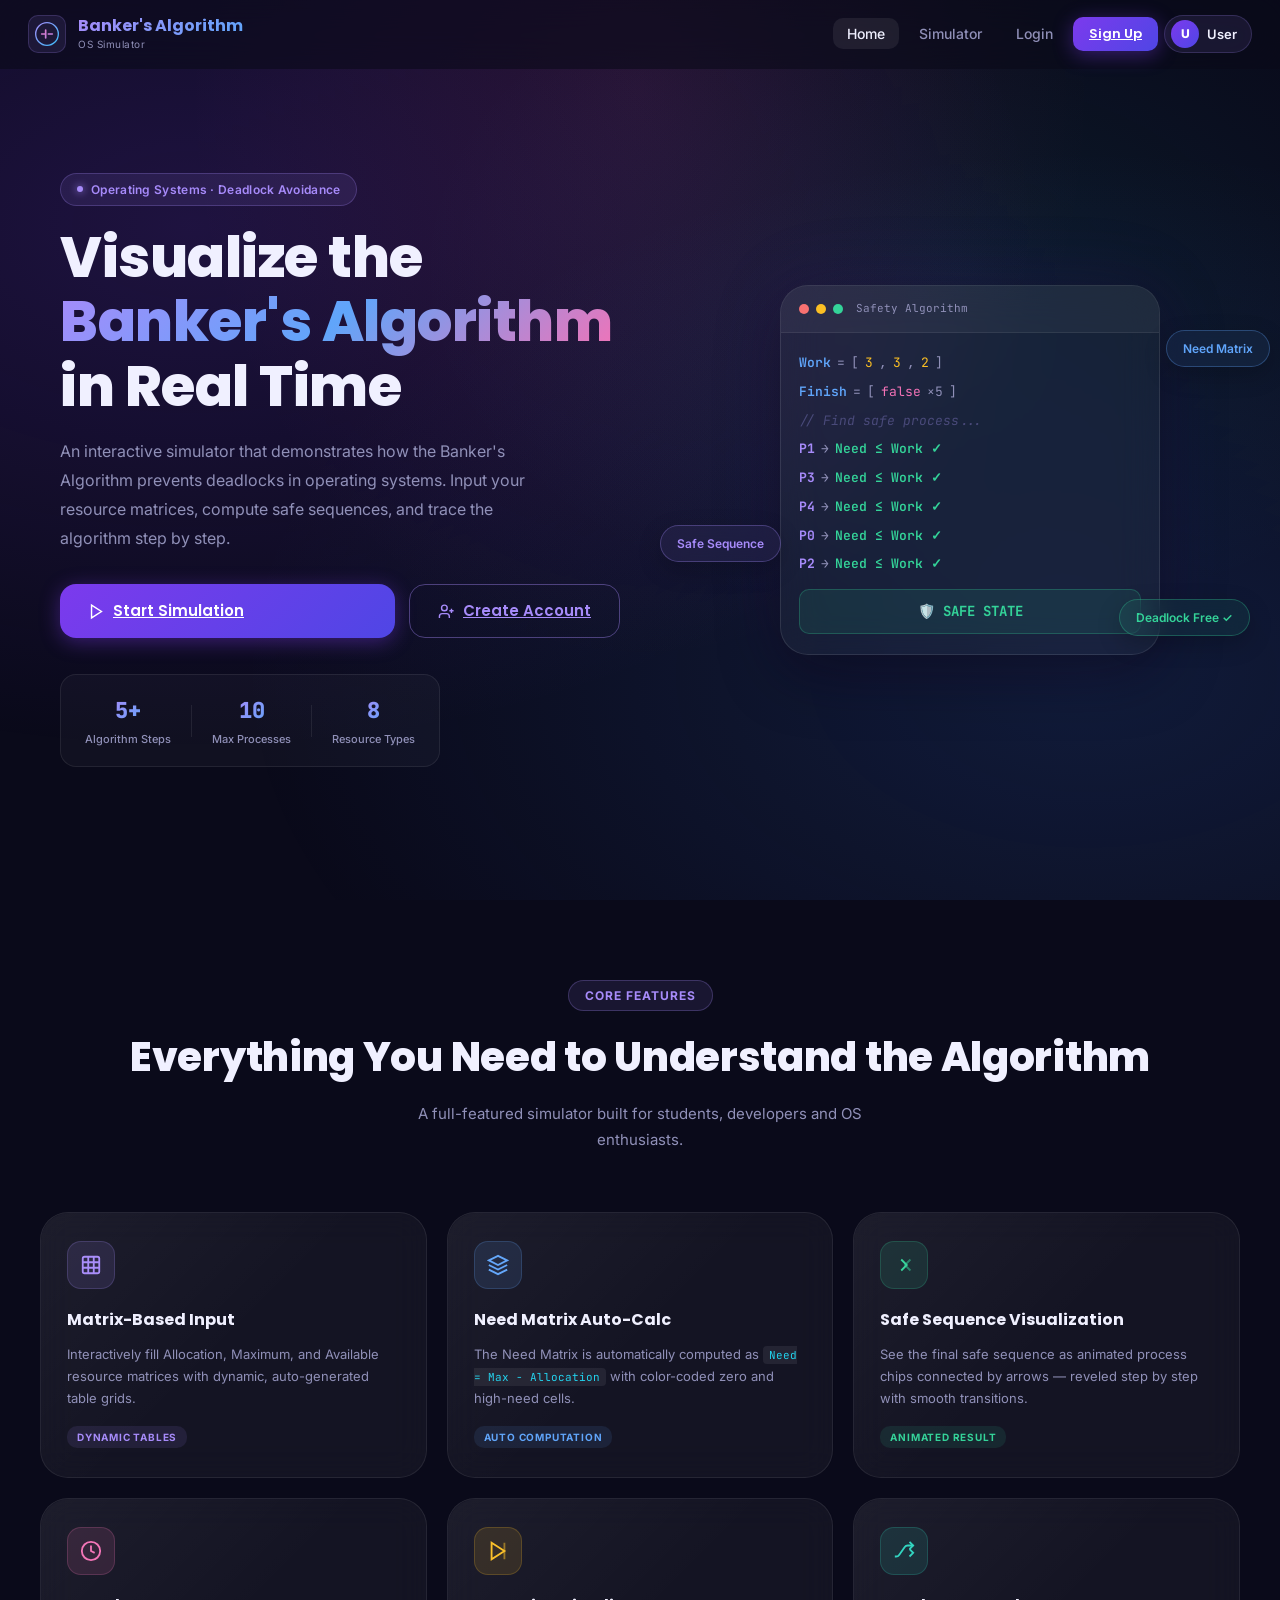
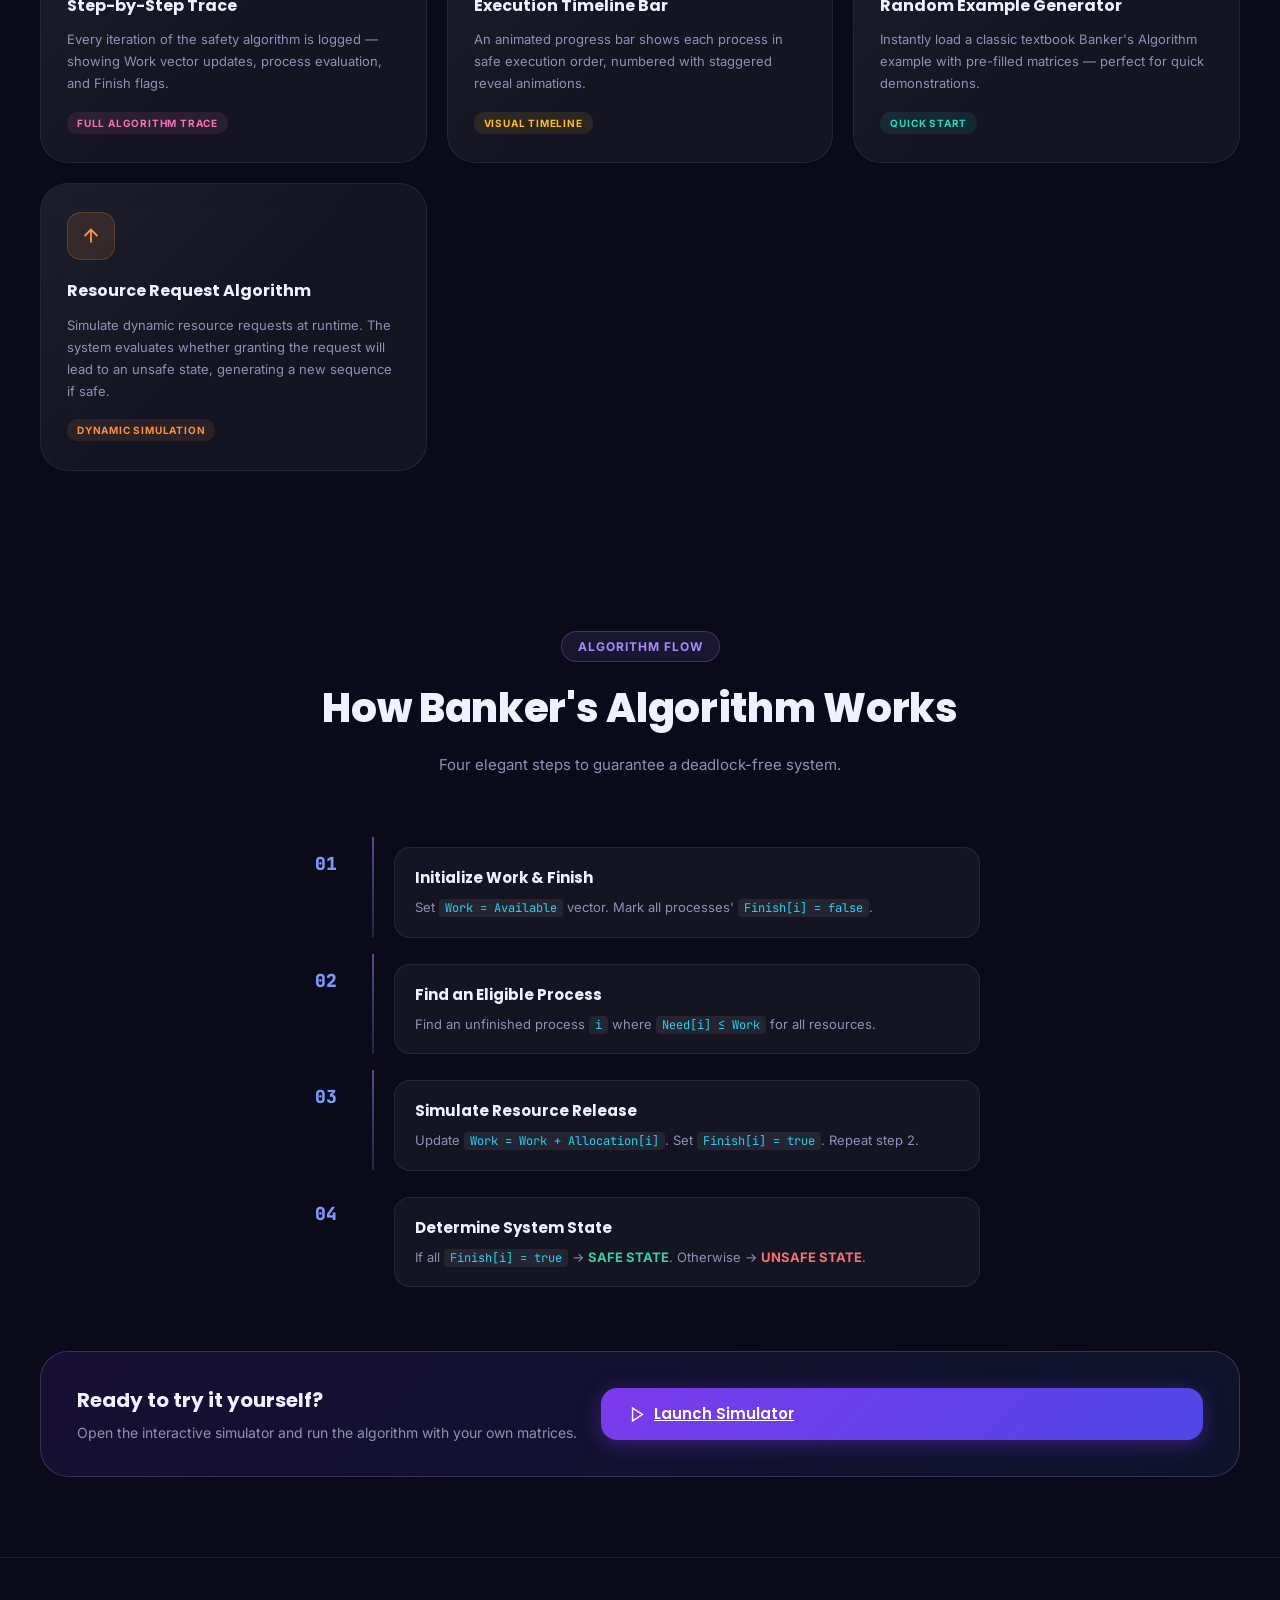
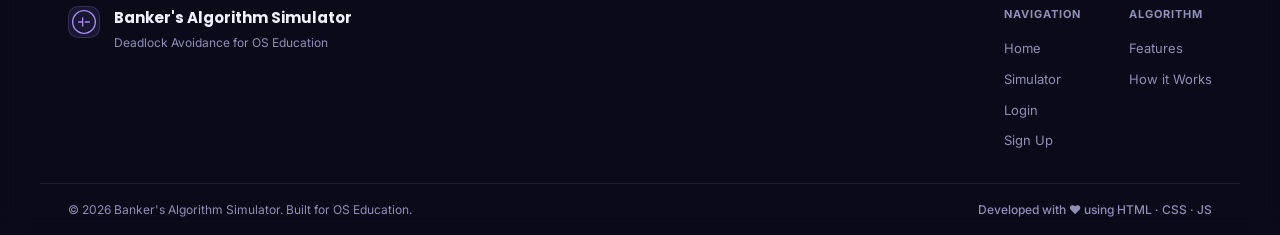
<file: index.html>
<!DOCTYPE html>
<html lang="en">

<head>
    <meta charset="UTF-8" />
    <meta name="viewport" content="width=device-width, initial-scale=1.0" />
    <title>Banker's Algorithm Simulator | Deadlock Avoidance for OS</title>
    <meta name="description"
        content="An interactive Banker's Algorithm simulator for OS deadlock avoidance. Visualize safe sequences, need matrices, and step-by-step execution." />
    <link rel="preconnect" href="https://fonts.googleapis.com" />
    <link rel="preconnect" href="https://fonts.gstatic.com" crossorigin />
    <link
        href="https://fonts.googleapis.com/css2?family=Inter:wght@300;400;500;600;700;800&family=Poppins:wght@300;400;500;600;700;800;900&family=JetBrains+Mono:wght@400;500;600;700&display=swap"
        rel="stylesheet" />
    <link rel="stylesheet" href="style.css" />
    <link rel="stylesheet" href="pages.css" />
</head>

<body>

    <!-- Animated BG -->
    <div class="bg-particles" id="bgParticles"></div>

    <!-- ── NAVBAR ─────────────────────────── -->
    <nav class="navbar" id="navbar">
        <div class="nav-inner">
            <a href="index.html" class="nav-logo">
                <div class="logo-icon">
                    <svg viewBox="0 0 36 36" fill="none">
                        <circle cx="18" cy="18" r="17" stroke="url(#lg1)" stroke-width="2" />
                        <path d="M10 18h6m10 0h-6m-4-6v6m0 6v-6" stroke="url(#lg2)" stroke-width="2.5"
                            stroke-linecap="round" />
                        <defs>
                            <linearGradient id="lg1" x1="0" y1="0" x2="36" y2="36" gradientUnits="userSpaceOnUse">
                                <stop stop-color="#a78bfa" />
                                <stop offset="1" stop-color="#38bdf8" />
                            </linearGradient>
                            <linearGradient id="lg2" x1="0" y1="0" x2="36" y2="36" gradientUnits="userSpaceOnUse">
                                <stop stop-color="#f472b6" />
                                <stop offset="1" stop-color="#a78bfa" />
                            </linearGradient>
                        </defs>
                    </svg>
                </div>
                <div class="logo-text">
                    <span class="logo-title">Banker's Algorithm</span>
                    <span class="logo-sub">OS Simulator</span>
                </div>
            </a>

            <ul class="nav-links" id="navLinks">
                <li><a href="index.html" class="nav-link active">Home</a></li>
                <li><a href="simulator.html" class="nav-link">Simulator</a></li>
                <li id="navLoginBtn"><a href="login.html" class="nav-link">Login</a></li>
                <li id="navSignupBtn"><a href="signup.html" class="btn btn-primary btn-sm">Sign Up</a></li>
                <!-- shown when logged in -->
                <li id="navUser" style="display:none;" class="nav-user-chip">
                    <span class="nav-user-avatar" id="navAvatarLetter">U</span>
                    <span class="nav-user-name">User</span>
                </li>
                <li id="navLogoutBtn" style="display:none;">
                    <button class="btn btn-ghost btn-sm" onclick="logoutUser()">Logout</button>
                </li>
            </ul>

            <button class="hamburger" id="hamburger" aria-label="Menu">
                <span></span><span></span><span></span>
            </button>
        </div>
    </nav>

    <!-- ── HERO ───────────────────────────── -->
    <section class="hero-section" id="home">
        <div class="hero-content">
            <div class="hero-badge">
                <span class="badge-dot"></span>
                Operating Systems · Deadlock Avoidance
            </div>
            <h1 class="hero-title">
                Visualize the
                <span class="gradient-text">Banker's Algorithm</span>
                in Real Time
            </h1>
            <p class="hero-desc">
                An interactive simulator that demonstrates how the Banker's Algorithm prevents deadlocks in operating
                systems. Input your resource matrices, compute safe sequences, and trace the algorithm step by step.
            </p>
            <div class="hero-actions">
                <a href="simulator.html" class="btn btn-primary btn-lg" id="startSimBtn">
                    <svg viewBox="0 0 24 24" fill="none" stroke="currentColor" stroke-width="2">
                        <polygon points="5 3 19 12 5 21 5 3" />
                    </svg>
                    Start Simulation
                </a>
                <a href="signup.html" class="btn btn-outline btn-lg" id="heroSignupBtn">
                    <svg viewBox="0 0 24 24" fill="none" stroke="currentColor" stroke-width="2">
                        <path d="M16 21v-2a4 4 0 0 0-4-4H6a4 4 0 0 0-4 4v2" />
                        <circle cx="9" cy="7" r="4" />
                        <path d="M19 8v6M22 11h-6" />
                    </svg>
                    Create Account
                </a>
            </div>
            <div class="hero-stats">
                <div class="stat-item">
                    <span class="stat-num">5+</span>
                    <span class="stat-label">Algorithm Steps</span>
                </div>
                <div class="stat-divider"></div>
                <div class="stat-item">
                    <span class="stat-num">10</span>
                    <span class="stat-label">Max Processes</span>
                </div>
                <div class="stat-divider"></div>
                <div class="stat-item">
                    <span class="stat-num">8</span>
                    <span class="stat-label">Resource Types</span>
                </div>
            </div>
        </div>

        <!-- Hero visual -->
        <div class="hero-visual">
            <div class="visual-card main-card">
                <div class="vc-header">
                    <span class="vc-dot red"></span>
                    <span class="vc-dot yellow"></span>
                    <span class="vc-dot green"></span>
                    <span class="vc-title">Safety Algorithm</span>
                </div>
                <div class="vc-body">
                    <div class="vc-line"><span class="vc-kw">Work</span> <span class="vc-op">=</span> <span
                            class="vc-bracket">[</span><span class="vc-num">3</span><span class="vc-punc">, </span><span
                            class="vc-num">3</span><span class="vc-punc">, </span><span class="vc-num">2</span><span
                            class="vc-bracket">]</span></div>
                    <div class="vc-line"><span class="vc-kw">Finish</span> <span class="vc-op">=</span> <span
                            class="vc-bracket">[</span><span class="vc-bool">false</span> <span
                            class="vc-punc">×5</span><span class="vc-bracket">]</span></div>
                    <div class="vc-line vc-comment">// Find safe process...</div>
                    <div class="vc-line typed-line"><span class="vc-proc">P1</span> <span class="vc-op">→</span> <span
                            class="vc-green">Need ≤ Work ✓</span></div>
                    <div class="vc-line typed-line delay1"><span class="vc-proc">P3</span> <span class="vc-op">→</span>
                        <span class="vc-green">Need ≤ Work ✓</span>
                    </div>
                    <div class="vc-line typed-line delay2"><span class="vc-proc">P4</span> <span class="vc-op">→</span>
                        <span class="vc-green">Need ≤ Work ✓</span>
                    </div>
                    <div class="vc-line typed-line delay3"><span class="vc-proc">P0</span> <span class="vc-op">→</span>
                        <span class="vc-green">Need ≤ Work ✓</span>
                    </div>
                    <div class="vc-line typed-line delay4"><span class="vc-proc">P2</span> <span class="vc-op">→</span>
                        <span class="vc-green">Need ≤ Work ✓</span>
                    </div>
                    <div class="vc-result">🛡️ SAFE STATE</div>
                </div>
            </div>

            <!-- Floating chips -->
            <div class="float-chip chip1">Need Matrix</div>
            <div class="float-chip chip2">Safe Sequence</div>
            <div class="float-chip chip3">Deadlock Free ✓</div>
        </div>
    </section>

    <!-- ── FEATURES ───────────────────────── -->
    <section class="features-section" id="features">
        <div class="section-container">
            <div class="section-header">
                <div class="section-tag">Core Features</div>
                <h2 class="section-title">Everything You Need to Understand the Algorithm</h2>
                <p class="section-subtitle">A full-featured simulator built for students, developers and OS enthusiasts.
                </p>
            </div>

            <div class="features-grid">

                <div class="feature-card fc-purple">
                    <div class="fc-icon">
                        <svg viewBox="0 0 24 24" fill="none" stroke="currentColor" stroke-width="2">
                            <rect x="3" y="3" width="18" height="18" rx="2" />
                            <path d="M3 9h18M3 15h18M9 3v18M15 3v18" />
                        </svg>
                    </div>
                    <h3>Matrix-Based Input</h3>
                    <p>Interactively fill Allocation, Maximum, and Available resource matrices with dynamic,
                        auto-generated table grids.</p>
                    <div class="fc-tag">Dynamic Tables</div>
                </div>

                <div class="feature-card fc-blue">
                    <div class="fc-icon">
                        <svg viewBox="0 0 24 24" fill="none" stroke="currentColor" stroke-width="2">
                            <path d="M12 2L2 7l10 5 10-5-10-5zM2 17l10 5 10-5M2 12l10 5 10-5" />
                        </svg>
                    </div>
                    <h3>Need Matrix Auto-Calc</h3>
                    <p>The Need Matrix is automatically computed as <code>Need = Max − Allocation</code> with
                        color-coded zero and high-need cells.</p>
                    <div class="fc-tag">Auto Computation</div>
                </div>

                <div class="feature-card fc-green">
                    <div class="fc-icon">
                        <svg viewBox="0 0 24 24" fill="none" stroke="currentColor" stroke-width="2">
                            <path d="M9 18l6-6-6-6" />
                            <path d="M19 18l-6-6 6-6" opacity=".5" />
                        </svg>
                    </div>
                    <h3>Safe Sequence Visualization</h3>
                    <p>See the final safe sequence as animated process chips connected by arrows — reveled step by step
                        with smooth transitions.</p>
                    <div class="fc-tag">Animated Result</div>
                </div>

                <div class="feature-card fc-pink">
                    <div class="fc-icon">
                        <svg viewBox="0 0 24 24" fill="none" stroke="currentColor" stroke-width="2">
                            <circle cx="12" cy="12" r="10" />
                            <polyline points="12 6 12 12 16 14" />
                        </svg>
                    </div>
                    <h3>Step-by-Step Trace</h3>
                    <p>Every iteration of the safety algorithm is logged — showing Work vector updates, process
                        evaluation, and Finish flags.</p>
                    <div class="fc-tag">Full Algorithm Trace</div>
                </div>

                <div class="feature-card fc-amber">
                    <div class="fc-icon">
                        <svg viewBox="0 0 24 24" fill="none" stroke="currentColor" stroke-width="2">
                            <polygon points="5 3 19 12 5 21 5 3" />
                            <line x1="19" y1="3" x2="19" y2="21" opacity=".5" />
                        </svg>
                    </div>
                    <h3>Execution Timeline Bar</h3>
                    <p>An animated progress bar shows each process in safe execution order, numbered with staggered
                        reveal animations.</p>
                    <div class="fc-tag">Visual Timeline</div>
                </div>

                <div class="feature-card fc-teal">
                    <div class="fc-icon">
                        <svg viewBox="0 0 24 24" fill="none" stroke="currentColor" stroke-width="2">
                            <path d="M2 18h1.4c1.3 0 2.5-.6 3.3-1.7l6.1-8.6c.7-1.1 1.9-1.7 3.3-1.7H22" />
                            <path d="m18 2 4 4-4 4" />
                            <path d="m18 18 4-4-4-4" />
                        </svg>
                    </div>
                    <h3>Random Example Generator</h3>
                    <p>Instantly load a classic textbook Banker's Algorithm example with pre-filled matrices — perfect
                        for quick demonstrations.</p>
                    <div class="fc-tag">Quick Start</div>
                </div>

                <div class="feature-card fc-orange">
                    <div class="fc-icon">
                        <svg style="color: #fb923c" viewBox="0 0 24 24" fill="none" stroke="currentColor"
                            stroke-width="2">
                            <path d="M12 5v14M5 12l7-7 7 7" />
                        </svg>
                    </div>
                    <h3>Resource Request Algorithm</h3>
                    <p>Simulate dynamic resource requests at runtime. The system evaluates whether granting the request
                        will lead to an unsafe state, generating a new sequence if safe.</p>
                    <div class="fc-tag">Dynamic Simulation</div>
                </div>

            </div>
        </div>
    </section>

    <!-- ── HOW IT WORKS ───────────────────── -->
    <section class="how-section">
        <div class="section-container">
            <div class="section-header">
                <div class="section-tag">Algorithm Flow</div>
                <h2 class="section-title">How Banker's Algorithm Works</h2>
                <p class="section-subtitle">Four elegant steps to guarantee a deadlock-free system.</p>
            </div>

            <div class="steps-timeline">
                <div class="tl-step">
                    <div class="tl-num">01</div>
                    <div class="tl-connector"></div>
                    <div class="tl-card">
                        <h4>Initialize Work & Finish</h4>
                        <p>Set <code>Work = Available</code> vector. Mark all processes' <code>Finish[i] = false</code>.
                        </p>
                    </div>
                </div>
                <div class="tl-step">
                    <div class="tl-num">02</div>
                    <div class="tl-connector"></div>
                    <div class="tl-card">
                        <h4>Find an Eligible Process</h4>
                        <p>Find an unfinished process <code>i</code> where <code>Need[i] ≤ Work</code> for all
                            resources.</p>
                    </div>
                </div>
                <div class="tl-step">
                    <div class="tl-num">03</div>
                    <div class="tl-connector"></div>
                    <div class="tl-card">
                        <h4>Simulate Resource Release</h4>
                        <p>Update <code>Work = Work + Allocation[i]</code>. Set <code>Finish[i] = true</code>. Repeat
                            step 2.</p>
                    </div>
                </div>
                <div class="tl-step">
                    <div class="tl-num">04</div>
                    <div class="tl-connector last"></div>
                    <div class="tl-card">
                        <h4>Determine System State</h4>
                        <p>If all <code>Finish[i] = true</code> → <strong class="text-green">SAFE STATE</strong>.
                            Otherwise → <strong class="text-red">UNSAFE STATE</strong>.</p>
                    </div>
                </div>
            </div>

            <div class="cta-box">
                <div class="cta-text">
                    <h3>Ready to try it yourself?</h3>
                    <p>Open the interactive simulator and run the algorithm with your own matrices.</p>
                </div>
                <a href="simulator.html" class="btn btn-primary btn-lg" id="ctaSimBtn">
                    <svg viewBox="0 0 24 24" fill="none" stroke="currentColor" stroke-width="2">
                        <polygon points="5 3 19 12 5 21 5 3" />
                    </svg>
                    Launch Simulator
                </a>
            </div>
        </div>
    </section>

    <!-- ── FOOTER ─────────────────────────── -->
    <footer class="site-footer">
        <div class="footer-inner">
            <div class="footer-brand">
                <div class="logo-icon" style="width:32px;height:32px;">
                    <svg viewBox="0 0 36 36" fill="none">
                        <circle cx="18" cy="18" r="17" stroke="url(#flg)" stroke-width="2" />
                        <path d="M10 18h6m10 0h-6m-4-6v6m0 6v-6" stroke="#a78bfa" stroke-width="2"
                            stroke-linecap="round" />
                        <defs>
                            <linearGradient id="flg" x1="0" y1="0" x2="36" y2="36">
                                <stop stop-color="#a78bfa" />
                                <stop offset="1" stop-color="#38bdf8" />
                            </linearGradient>
                        </defs>
                    </svg>
                </div>
                <div>
                    <div class="footer-logo-title">Banker's Algorithm Simulator</div>
                    <div class="footer-logo-sub">Deadlock Avoidance for OS Education</div>
                </div>
            </div>

            <div class="footer-links">
                <div class="footer-col">
                    <div class="footer-col-title">Navigation</div>
                    <a href="index.html">Home</a>
                    <a href="simulator.html">Simulator</a>
                    <a href="login.html">Login</a>
                    <a href="signup.html">Sign Up</a>
                </div>
                <div class="footer-col">
                    <div class="footer-col-title">Algorithm</div>
                    <a href="#features">Features</a>
                    <a href="#home">How it Works</a>
                </div>
            </div>
        </div>

        <div class="footer-bottom">
            <span>© 2026 Banker's Algorithm Simulator. Built for OS Education.</span>
            <span class="footer-dev">Developed with ♥ using HTML · CSS · JS</span>
        </div>
    </footer>

    <!-- Toast -->
    <div class="toast-container" id="toastContainer"></div>

    <script src="auth.js"></script>
    <script>
        // Particles
        (function () {
            const container = document.getElementById('bgParticles');
            const colors = ['#a78bfa', '#60a5fa', '#f472b6', '#34d399', '#fbbf24', '#22d3ee'];
            for (let i = 0; i < 18; i++) {
                const p = document.createElement('div');
                p.className = 'particle';
                const size = Math.random() * 3.5 + 1;
                const color = colors[Math.floor(Math.random() * colors.length)];
                p.style.cssText = `width:${size}px;height:${size}px;left:${Math.random() * 100}%;background:${color};box-shadow:0 0 ${size * 3}px ${color};--dur:${Math.random() * 12 + 8}s;--delay:${Math.random() * 8}s;`;
                container.appendChild(p);
            }
        })();

        // Navbar scroll effect
        window.addEventListener('scroll', () => {
            document.getElementById('navbar').classList.toggle('scrolled', window.scrollY > 40);
        });

        // Hamburger menu
        document.getElementById('hamburger').addEventListener('click', () => {
            document.getElementById('navLinks').classList.toggle('open');
        });

        // Auth state
        document.addEventListener('DOMContentLoaded', () => {
            updateNavUser();
            const user = getCurrentUser();
            // Adjust hero buttons based on login state
            if (user) {
                const signup = document.getElementById('heroSignupBtn');
                if (signup) { signup.href = 'simulator.html'; signup.innerHTML = '<svg viewBox="0 0 24 24" fill="none" stroke="currentColor" stroke-width="2"><polygon points="5 3 19 12 5 21 5 3"/></svg> Open Simulator'; }
            }
            // Avatar initial
            if (user) {
                const av = document.getElementById('navAvatarLetter');
                if (av) av.textContent = user.name.charAt(0).toUpperCase();
            }
        });
    </script>
</body>

</html>
</file>
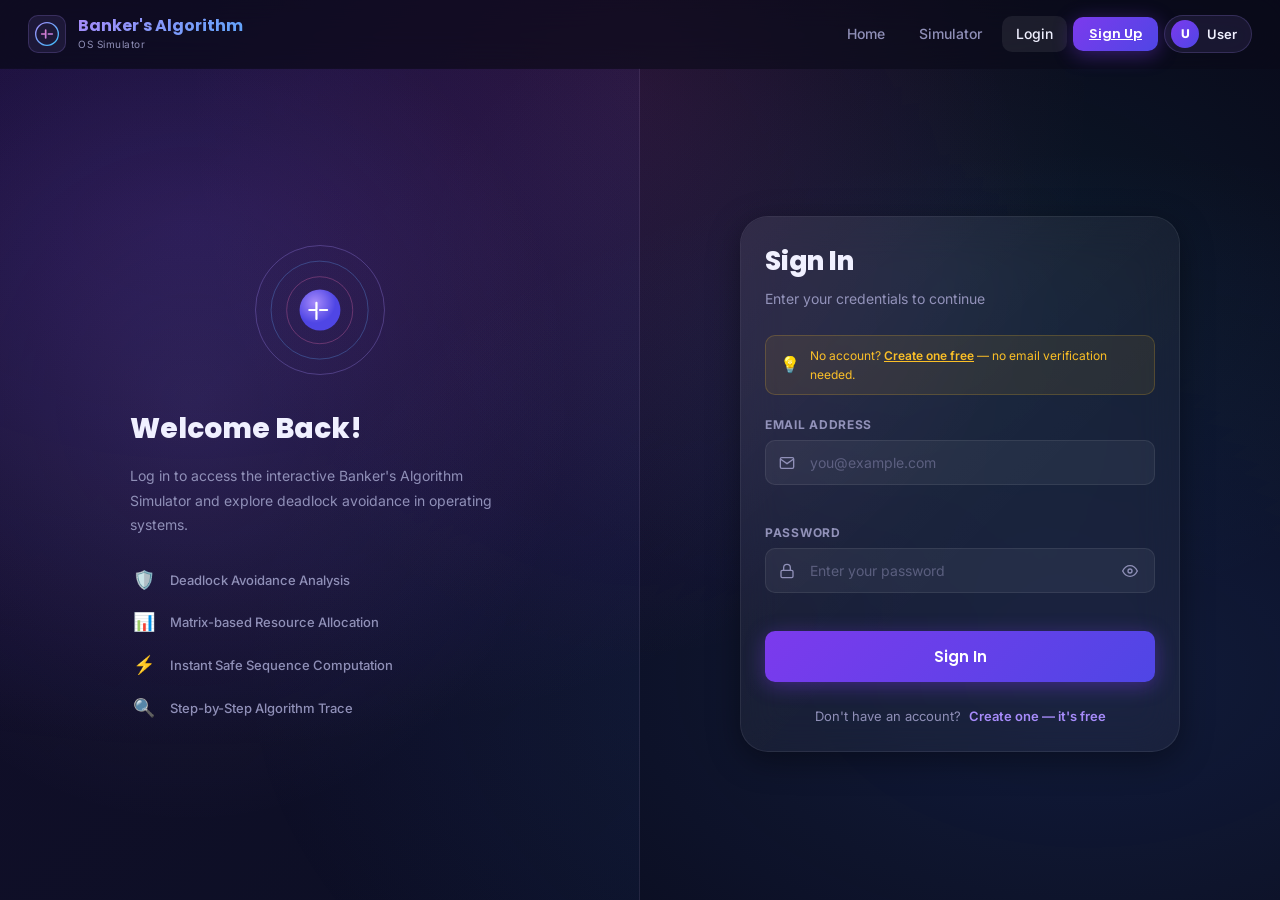
<file: login.html>
<!DOCTYPE html>
<html lang="en">

<head>
    <meta charset="UTF-8" />
    <meta name="viewport" content="width=device-width, initial-scale=1.0" />
    <title>Login | Banker's Algorithm Simulator</title>
    <meta name="description"
        content="Login to the Banker's Algorithm Simulator to access the interactive deadlock avoidance tool." />
    <link rel="preconnect" href="https://fonts.googleapis.com" />
    <link rel="preconnect" href="https://fonts.gstatic.com" crossorigin />
    <link
        href="https://fonts.googleapis.com/css2?family=Inter:wght@300;400;500;600;700;800&family=Poppins:wght@300;400;500;600;700;800&family=JetBrains+Mono:wght@400;500;600&display=swap"
        rel="stylesheet" />
    <link rel="stylesheet" href="style.css" />
    <link rel="stylesheet" href="pages.css" />
</head>

<body>

    <div class="bg-particles" id="bgParticles"></div>

    <!-- Navbar -->
    <nav class="navbar" id="navbar">
        <div class="nav-inner">
            <a href="index.html" class="nav-logo">
                <div class="logo-icon">
                    <svg viewBox="0 0 36 36" fill="none">
                        <circle cx="18" cy="18" r="17" stroke="url(#lg1)" stroke-width="2" />
                        <path d="M10 18h6m10 0h-6m-4-6v6m0 6v-6" stroke="url(#lg2)" stroke-width="2.5"
                            stroke-linecap="round" />
                        <defs>
                            <linearGradient id="lg1" x1="0" y1="0" x2="36" y2="36" gradientUnits="userSpaceOnUse">
                                <stop stop-color="#a78bfa" />
                                <stop offset="1" stop-color="#38bdf8" />
                            </linearGradient>
                            <linearGradient id="lg2" x1="0" y1="0" x2="36" y2="36" gradientUnits="userSpaceOnUse">
                                <stop stop-color="#f472b6" />
                                <stop offset="1" stop-color="#a78bfa" />
                            </linearGradient>
                        </defs>
                    </svg>
                </div>
                <div class="logo-text">
                    <span class="logo-title">Banker's Algorithm</span>
                    <span class="logo-sub">OS Simulator</span>
                </div>
            </a>
            <ul class="nav-links" id="navLinks">
                <li><a href="index.html" class="nav-link">Home</a></li>
                <li><a href="simulator.html" class="nav-link">Simulator</a></li>
                <li id="navLoginBtn"><a href="login.html" class="nav-link active">Login</a></li>
                <li id="navSignupBtn"><a href="signup.html" class="btn btn-primary btn-sm">Sign Up</a></li>
                <li id="navUser" style="display:none;" class="nav-user-chip"><span class="nav-user-avatar"
                        id="navAvatarLetter">U</span><span class="nav-user-name">User</span></li>
                <li id="navLogoutBtn" style="display:none;"><button class="btn btn-ghost btn-sm"
                        onclick="logoutUser()">Logout</button></li>
            </ul>
            <button class="hamburger" id="hamburger" aria-label="Menu"><span></span><span></span><span></span></button>
        </div>
    </nav>

    <!-- Auth Page Layout -->
    <div class="auth-page">
        <!-- Left decorative panel -->
        <div class="auth-panel-left">
            <div class="auth-deco-content">
                <div class="auth-deco-orbit">
                    <div class="orbit-ring ring1"></div>
                    <div class="orbit-ring ring2"></div>
                    <div class="orbit-ring ring3"></div>
                    <div class="center-planet">
                        <svg viewBox="0 0 54 54" fill="none">
                            <circle cx="27" cy="27" r="23" fill="url(#dg)" />
                            <path d="M15 27h8m12 0h-8m-4-8v8m0 10v-8" stroke="white" stroke-width="2.5"
                                stroke-linecap="round" />
                            <defs>
                                <radialGradient id="dg" cx="38%" cy="32%">
                                    <stop stop-color="#a78bfa" />
                                    <stop offset="1" stop-color="#4f46e5" />
                                </radialGradient>
                            </defs>
                        </svg>
                    </div>
                </div>

                <h2 class="auth-deco-title">Welcome Back!</h2>
                <p class="auth-deco-desc">Log in to access the interactive Banker's Algorithm Simulator and explore
                    deadlock avoidance in operating systems.</p>

                <div class="auth-deco-features">
                    <div class="adf-item">
                        <span class="adf-icon">🛡️</span>
                        <span>Deadlock Avoidance Analysis</span>
                    </div>
                    <div class="adf-item">
                        <span class="adf-icon">📊</span>
                        <span>Matrix-based Resource Allocation</span>
                    </div>
                    <div class="adf-item">
                        <span class="adf-icon">⚡</span>
                        <span>Instant Safe Sequence Computation</span>
                    </div>
                    <div class="adf-item">
                        <span class="adf-icon">🔍</span>
                        <span>Step-by-Step Algorithm Trace</span>
                    </div>
                </div>
            </div>
        </div>

        <!-- Right form panel -->
        <div class="auth-panel-right">
            <div class="auth-card glass-card">
                <div class="auth-card-header">
                    <h1 class="auth-card-title">Sign In</h1>
                    <p class="auth-card-subtitle">Enter your credentials to continue</p>
                </div>

                <!-- Demo hint -->
                <div class="demo-hint">
                    <span class="demo-icon">💡</span>
                    <span>No account? <a href="signup.html">Create one free</a> — no email verification needed.</span>
                </div>

                <form id="loginForm" class="auth-form" novalidate>

                    <div class="form-group" id="emailGroup">
                        <label class="form-label" for="loginEmail">Email Address</label>
                        <div class="form-input-wrap">
                            <span class="form-input-icon">
                                <svg viewBox="0 0 24 24" fill="none" stroke="currentColor" stroke-width="2">
                                    <path
                                        d="M4 4h16c1.1 0 2 .9 2 2v12c0 1.1-.9 2-2 2H4c-1.1 0-2-.9-2-2V6c0-1.1.9-2 2-2z" />
                                    <polyline points="22,6 12,13 2,6" />
                                </svg>
                            </span>
                            <input type="email" id="loginEmail" class="form-input" placeholder="you@example.com"
                                autocomplete="email" required />
                        </div>
                        <span class="form-error" id="emailError"></span>
                    </div>

                    <div class="form-group" id="passwordGroup">
                        <label class="form-label" for="loginPassword">Password</label>
                        <div class="form-input-wrap">
                            <span class="form-input-icon">
                                <svg viewBox="0 0 24 24" fill="none" stroke="currentColor" stroke-width="2">
                                    <rect x="3" y="11" width="18" height="11" rx="2" ry="2" />
                                    <path d="M7 11V7a5 5 0 0 1 10 0v4" />
                                </svg>
                            </span>
                            <input type="password" id="loginPassword" class="form-input"
                                placeholder="Enter your password" autocomplete="current-password" required />
                            <button type="button" class="toggle-pass" id="toggleLoginPass" aria-label="Toggle password">
                                <svg id="eyeOnLogin" viewBox="0 0 24 24" fill="none" stroke="currentColor"
                                    stroke-width="2">
                                    <path d="M1 12s4-8 11-8 11 8 11 8-4 8-11 8-11-8-11-8z" />
                                    <circle cx="12" cy="12" r="3" />
                                </svg>
                                <svg id="eyeOffLogin" viewBox="0 0 24 24" fill="none" stroke="currentColor"
                                    stroke-width="2" style="display:none;">
                                    <path
                                        d="M17.94 17.94A10.07 10.07 0 0 1 12 20c-7 0-11-8-11-8a18.45 18.45 0 0 1 5.06-5.94M9.9 4.24A9.12 9.12 0 0 1 12 4c7 0 11 8 11 8a18.5 18.5 0 0 1-2.16 3.19m-6.72-1.07a3 3 0 1 1-4.24-4.24" />
                                    <line x1="1" y1="1" x2="23" y2="23" />
                                </svg>
                            </button>
                        </div>
                        <span class="form-error" id="passwordError"></span>
                    </div>

                    <div class="form-general-error" id="generalError" style="display:none;"></div>

                    <button type="submit" class="btn btn-primary btn-full" id="loginSubmitBtn">
                        <span class="btn-label">Sign In</span>
                        <span class="btn-spinner" id="loginSpinner" style="display:none;"></span>
                    </button>

                </form>

                <div class="auth-footer-link">
                    Don't have an account?
                    <a href="signup.html" class="auth-link">Create one — it's free</a>
                </div>
            </div>
        </div>
    </div>

    <div class="toast-container" id="toastContainer"></div>

    <script src="auth.js"></script>
    <script>
        // Particles
        (function () {
            const c = document.getElementById('bgParticles');
            const cols = ['#a78bfa', '#60a5fa', '#f472b6', '#34d399'];
            for (let i = 0; i < 14; i++) {
                const p = document.createElement('div'); p.className = 'particle';
                const s = Math.random() * 3 + 1, col = cols[Math.floor(Math.random() * cols.length)];
                p.style.cssText = `width:${s}px;height:${s}px;left:${Math.random() * 100}%;background:${col};box-shadow:0 0 ${s * 3}px ${col};--dur:${Math.random() * 12 + 8}s;--delay:${Math.random() * 8}s;`;
                c.appendChild(p);
            }
        })();

        window.addEventListener('scroll', () => { document.getElementById('navbar').classList.toggle('scrolled', window.scrollY > 40); });
        document.getElementById('hamburger').addEventListener('click', () => { document.getElementById('navLinks').classList.toggle('open'); });

        document.addEventListener('DOMContentLoaded', () => {
            redirectIfLoggedIn('simulator.html');
            updateNavUser();
        });

        // Password toggle
        document.getElementById('toggleLoginPass').addEventListener('click', function () {
            const inp = document.getElementById('loginPassword');
            const on = document.getElementById('eyeOnLogin');
            const off = document.getElementById('eyeOffLogin');
            if (inp.type === 'password') {
                inp.type = 'text';
                on.style.display = 'none';
                off.style.display = 'block';
            } else {
                inp.type = 'password';
                on.style.display = 'block';
                off.style.display = 'none';
            }
        });

        // Form submission
        document.getElementById('loginForm').addEventListener('submit', function (e) {
            e.preventDefault();
            clearErrors();

            const email = document.getElementById('loginEmail').value.trim();
            const password = document.getElementById('loginPassword').value;
            let valid = true;

            if (!email) { showFieldError('emailGroup', 'emailError', 'Email is required.'); valid = false; }
            else if (!/\S+@\S+\.\S+/.test(email)) { showFieldError('emailGroup', 'emailError', 'Enter a valid email address.'); valid = false; }
            if (!password) { showFieldError('passwordGroup', 'passwordError', 'Password is required.'); valid = false; }

            if (!valid) return;

            const submitBtn = document.getElementById('loginSubmitBtn');
            const spinner = document.getElementById('loginSpinner');
            const label = submitBtn.querySelector('.btn-label');
            submitBtn.disabled = true;
            label.style.opacity = '0';
            spinner.style.display = 'inline-block';

            setTimeout(() => {
                const result = loginUser(email, password);
                submitBtn.disabled = false;
                label.style.opacity = '1';
                spinner.style.display = 'none';

                if (result.ok) {
                    showAuthToast('success', '✅', `Welcome back, ${result.user.name}!`);
                    setTimeout(() => { window.location.href = 'simulator.html'; }, 900);
                } else {
                    const ge = document.getElementById('generalError');
                    ge.textContent = result.message;
                    ge.style.display = 'flex';
                    showAuthToast('error', '❌', result.message);
                }
            }, 700);
        });

        function showFieldError(groupId, errorId, msg) {
            document.getElementById(groupId).classList.add('has-error');
            document.getElementById(errorId).textContent = msg;
        }
        function clearErrors() {
            ['emailGroup', 'passwordGroup'].forEach(id => document.getElementById(id).classList.remove('has-error'));
            ['emailError', 'passwordError'].forEach(id => document.getElementById(id).textContent = '');
            const ge = document.getElementById('generalError');
            ge.style.display = 'none';
            ge.textContent = '';
        }
    </script>
</body>

</html>
</file>
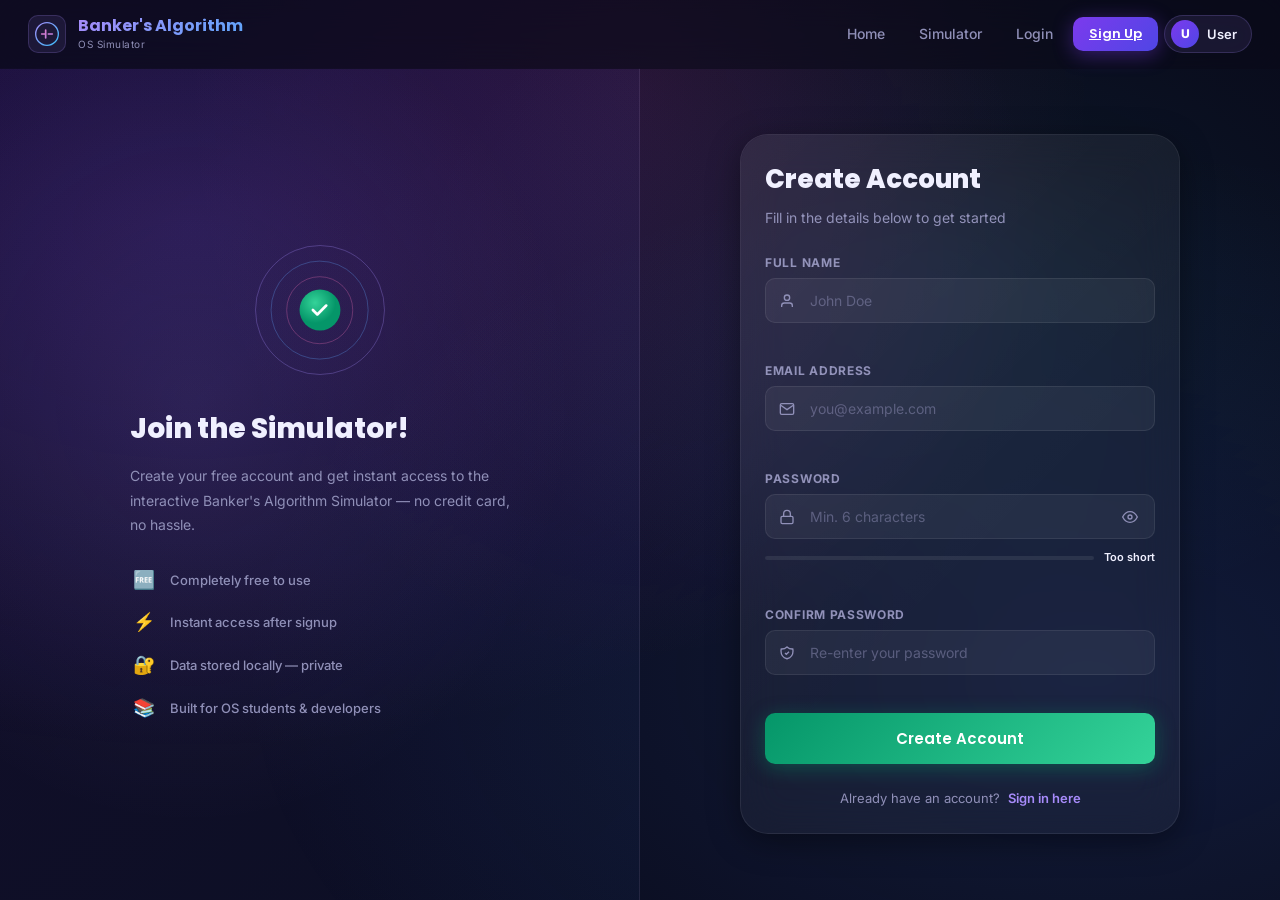
<file: signup.html>
<!DOCTYPE html>
<html lang="en">

<head>
    <meta charset="UTF-8" />
    <meta name="viewport" content="width=device-width, initial-scale=1.0" />
    <title>Sign Up | Banker's Algorithm Simulator</title>
    <meta name="description" content="Create your free account to access the Banker's Algorithm Simulator." />
    <link rel="preconnect" href="https://fonts.googleapis.com" />
    <link rel="preconnect" href="https://fonts.gstatic.com" crossorigin />
    <link
        href="https://fonts.googleapis.com/css2?family=Inter:wght@300;400;500;600;700;800&family=Poppins:wght@300;400;500;600;700;800&family=JetBrains+Mono:wght@400;500;600&display=swap"
        rel="stylesheet" />
    <link rel="stylesheet" href="style.css" />
    <link rel="stylesheet" href="pages.css" />
</head>

<body>

    <div class="bg-particles" id="bgParticles"></div>

    <!-- Navbar -->
    <nav class="navbar" id="navbar">
        <div class="nav-inner">
            <a href="index.html" class="nav-logo">
                <div class="logo-icon">
                    <svg viewBox="0 0 36 36" fill="none">
                        <circle cx="18" cy="18" r="17" stroke="url(#lg1)" stroke-width="2" />
                        <path d="M10 18h6m10 0h-6m-4-6v6m0 6v-6" stroke="url(#lg2)" stroke-width="2.5"
                            stroke-linecap="round" />
                        <defs>
                            <linearGradient id="lg1" x1="0" y1="0" x2="36" y2="36" gradientUnits="userSpaceOnUse">
                                <stop stop-color="#a78bfa" />
                                <stop offset="1" stop-color="#38bdf8" />
                            </linearGradient>
                            <linearGradient id="lg2" x1="0" y1="0" x2="36" y2="36" gradientUnits="userSpaceOnUse">
                                <stop stop-color="#f472b6" />
                                <stop offset="1" stop-color="#a78bfa" />
                            </linearGradient>
                        </defs>
                    </svg>
                </div>
                <div class="logo-text">
                    <span class="logo-title">Banker's Algorithm</span>
                    <span class="logo-sub">OS Simulator</span>
                </div>
            </a>
            <ul class="nav-links" id="navLinks">
                <li><a href="index.html" class="nav-link">Home</a></li>
                <li><a href="simulator.html" class="nav-link">Simulator</a></li>
                <li id="navLoginBtn"><a href="login.html" class="nav-link">Login</a></li>
                <li id="navSignupBtn"><a href="signup.html" class="btn btn-primary btn-sm active">Sign Up</a></li>
                <li id="navUser" style="display:none;" class="nav-user-chip"><span class="nav-user-avatar"
                        id="navAvatarLetter">U</span><span class="nav-user-name">User</span></li>
                <li id="navLogoutBtn" style="display:none;"><button class="btn btn-ghost btn-sm"
                        onclick="logoutUser()">Logout</button></li>
            </ul>
            <button class="hamburger" id="hamburger" aria-label="Menu"><span></span><span></span><span></span></button>
        </div>
    </nav>

    <!-- Auth Page Layout -->
    <div class="auth-page">
        <!-- Left panel -->
        <div class="auth-panel-left">
            <div class="auth-deco-content">
                <div class="auth-deco-orbit">
                    <div class="orbit-ring ring1"></div>
                    <div class="orbit-ring ring2"></div>
                    <div class="orbit-ring ring3"></div>
                    <div class="center-planet">
                        <svg viewBox="0 0 54 54" fill="none">
                            <circle cx="27" cy="27" r="23" fill="url(#dg2)" />
                            <path d="M19 27l5 5 10-10" stroke="white" stroke-width="3" stroke-linecap="round"
                                stroke-linejoin="round" />
                            <defs>
                                <radialGradient id="dg2" cx="38%" cy="32%">
                                    <stop stop-color="#34d399" />
                                    <stop offset="1" stop-color="#059669" />
                                </radialGradient>
                            </defs>
                        </svg>
                    </div>
                </div>

                <h2 class="auth-deco-title">Join the Simulator!</h2>
                <p class="auth-deco-desc">Create your free account and get instant access to the interactive Banker's
                    Algorithm Simulator — no credit card, no hassle.</p>

                <div class="auth-deco-features">
                    <div class="adf-item">
                        <span class="adf-icon">🆓</span>
                        <span>Completely free to use</span>
                    </div>
                    <div class="adf-item">
                        <span class="adf-icon">⚡</span>
                        <span>Instant access after signup</span>
                    </div>
                    <div class="adf-item">
                        <span class="adf-icon">🔐</span>
                        <span>Data stored locally — private</span>
                    </div>
                    <div class="adf-item">
                        <span class="adf-icon">📚</span>
                        <span>Built for OS students &amp; developers</span>
                    </div>
                </div>
            </div>
        </div>

        <!-- Right form panel -->
        <div class="auth-panel-right">
            <div class="auth-card glass-card">
                <div class="auth-card-header">
                    <h1 class="auth-card-title">Create Account</h1>
                    <p class="auth-card-subtitle">Fill in the details below to get started</p>
                </div>

                <form id="signupForm" class="auth-form" novalidate>

                    <div class="form-group" id="nameGroup">
                        <label class="form-label" for="signupName">Full Name</label>
                        <div class="form-input-wrap">
                            <span class="form-input-icon">
                                <svg viewBox="0 0 24 24" fill="none" stroke="currentColor" stroke-width="2">
                                    <path d="M20 21v-2a4 4 0 0 0-4-4H8a4 4 0 0 0-4 4v2" />
                                    <circle cx="12" cy="7" r="4" />
                                </svg>
                            </span>
                            <input type="text" id="signupName" class="form-input" placeholder="John Doe"
                                autocomplete="name" required />
                        </div>
                        <span class="form-error" id="nameError"></span>
                    </div>

                    <div class="form-group" id="emailGroup">
                        <label class="form-label" for="signupEmail">Email Address</label>
                        <div class="form-input-wrap">
                            <span class="form-input-icon">
                                <svg viewBox="0 0 24 24" fill="none" stroke="currentColor" stroke-width="2">
                                    <path
                                        d="M4 4h16c1.1 0 2 .9 2 2v12c0 1.1-.9 2-2 2H4c-1.1 0-2-.9-2-2V6c0-1.1.9-2 2-2z" />
                                    <polyline points="22,6 12,13 2,6" />
                                </svg>
                            </span>
                            <input type="email" id="signupEmail" class="form-input" placeholder="you@example.com"
                                autocomplete="email" required />
                        </div>
                        <span class="form-error" id="emailError"></span>
                    </div>

                    <div class="form-group" id="passwordGroup">
                        <label class="form-label" for="signupPassword">Password</label>
                        <div class="form-input-wrap">
                            <span class="form-input-icon">
                                <svg viewBox="0 0 24 24" fill="none" stroke="currentColor" stroke-width="2">
                                    <rect x="3" y="11" width="18" height="11" rx="2" ry="2" />
                                    <path d="M7 11V7a5 5 0 0 1 10 0v4" />
                                </svg>
                            </span>
                            <input type="password" id="signupPassword" class="form-input"
                                placeholder="Min. 6 characters" autocomplete="new-password" required />
                            <button type="button" class="toggle-pass" id="toggleSignupPass" aria-label="Toggle">
                                <svg id="eyeOnSignup" viewBox="0 0 24 24" fill="none" stroke="currentColor"
                                    stroke-width="2">
                                    <path d="M1 12s4-8 11-8 11 8 11 8-4 8-11 8-11-8-11-8z" />
                                    <circle cx="12" cy="12" r="3" />
                                </svg>
                                <svg id="eyeOffSignup" viewBox="0 0 24 24" fill="none" stroke="currentColor"
                                    stroke-width="2" style="display:none;">
                                    <path
                                        d="M17.94 17.94A10.07 10.07 0 0 1 12 20c-7 0-11-8-11-8a18.45 18.45 0 0 1 5.06-5.94M9.9 4.24A9.12 9.12 0 0 1 12 4c7 0 11 8 11 8a18.5 18.5 0 0 1-2.16 3.19m-6.72-1.07a3 3 0 1 1-4.24-4.24" />
                                    <line x1="1" y1="1" x2="23" y2="23" />
                                </svg>
                            </button>
                        </div>
                        <div class="password-strength" id="passwordStrength" style="display:none;">
                            <div class="strength-bar">
                                <div class="strength-fill" id="strengthFill"></div>
                            </div>
                            <span class="strength-label" id="strengthLabel">Too short</span>
                        </div>
                        <span class="form-error" id="passwordError"></span>
                    </div>

                    <div class="form-group" id="confirmGroup">
                        <label class="form-label" for="signupConfirm">Confirm Password</label>
                        <div class="form-input-wrap">
                            <span class="form-input-icon">
                                <svg viewBox="0 0 24 24" fill="none" stroke="currentColor" stroke-width="2">
                                    <path
                                        d="M9 12l2 2 4-4m5.618-4.016A11.955 11.955 0 0 1 12 2.944a11.955 11.955 0 0 1-8.618 3.04A12.02 12.02 0 0 0 3 9c0 5.591 3.824 10.29 9 11.622 5.176-1.332 9-6.03 9-11.622 0-1.042-.133-2.052-.382-3.016z" />
                                </svg>
                            </span>
                            <input type="password" id="signupConfirm" class="form-input"
                                placeholder="Re-enter your password" autocomplete="new-password" required />
                        </div>
                        <span class="form-error" id="confirmError"></span>
                    </div>

                    <div class="form-general-error" id="generalError" style="display:none;"></div>

                    <button type="submit" class="btn btn-success btn-full" id="signupSubmitBtn">
                        <span class="btn-label">Create Account</span>
                        <span class="btn-spinner" id="signupSpinner" style="display:none;"></span>
                    </button>

                </form>

                <div class="auth-footer-link">
                    Already have an account?
                    <a href="login.html" class="auth-link">Sign in here</a>
                </div>
            </div>
        </div>
    </div>

    <div class="toast-container" id="toastContainer"></div>

    <script src="auth.js"></script>
    <script>
        (function () {
            const c = document.getElementById('bgParticles');
            const cols = ['#a78bfa', '#60a5fa', '#34d399', '#f472b6'];
            for (let i = 0; i < 14; i++) {
                const p = document.createElement('div'); p.className = 'particle';
                const s = Math.random() * 3 + 1, col = cols[Math.floor(Math.random() * cols.length)];
                p.style.cssText = `width:${s}px;height:${s}px;left:${Math.random() * 100}%;background:${col};box-shadow:0 0 ${s * 3}px ${col};--dur:${Math.random() * 12 + 8}s;--delay:${Math.random() * 8}s;`;
                c.appendChild(p);
            }
        })();

        window.addEventListener('scroll', () => { document.getElementById('navbar').classList.toggle('scrolled', window.scrollY > 40); });
        document.getElementById('hamburger').addEventListener('click', () => { document.getElementById('navLinks').classList.toggle('open'); });

        document.addEventListener('DOMContentLoaded', () => {
            redirectIfLoggedIn('simulator.html');
            updateNavUser();
        });

        // Password toggle
        document.getElementById('toggleSignupPass').addEventListener('click', function () {
            const inp = document.getElementById('signupPassword');
            const on = document.getElementById('eyeOnSignup');
            const off = document.getElementById('eyeOffSignup');
            if (inp.type === 'password') { inp.type = 'text'; on.style.display = 'none'; off.style.display = 'block'; }
            else { inp.type = 'password'; on.style.display = 'block'; off.style.display = 'none'; }
        });

        // Password strength meter
        document.getElementById('signupPassword').addEventListener('input', function () {
            const val = this.value;
            const strengthEl = document.getElementById('passwordStrength');
            const fill = document.getElementById('strengthFill');
            const label = document.getElementById('strengthLabel');
            if (!val) { strengthEl.style.display = 'none'; return; }
            strengthEl.style.display = 'flex';
            let strength = 0;
            if (val.length >= 6) strength++;
            if (val.length >= 10) strength++;
            if (/[A-Z]/.test(val)) strength++;
            if (/[0-9]/.test(val)) strength++;
            if (/[^A-Za-z0-9]/.test(val)) strength++;
            const levels = [
                { pct: '20%', color: '#f87171', text: 'Very Weak' },
                { pct: '40%', color: '#fbbf24', text: 'Weak' },
                { pct: '60%', color: '#fbbf24', text: 'Fair' },
                { pct: '80%', color: '#34d399', text: 'Strong' },
                { pct: '100%', color: '#34d399', text: 'Very Strong' },
            ];
            const lvl = levels[Math.min(strength, 4)];
            fill.style.width = lvl.pct;
            fill.style.background = lvl.color;
            label.textContent = lvl.text;
            label.style.color = lvl.color;
        });

        // Form submission
        document.getElementById('signupForm').addEventListener('submit', function (e) {
            e.preventDefault();
            clearErrors();

            const name = document.getElementById('signupName').value.trim();
            const email = document.getElementById('signupEmail').value.trim();
            const password = document.getElementById('signupPassword').value;
            const confirm = document.getElementById('signupConfirm').value;
            let valid = true;

            if (!name || name.length < 2) { showFieldError('nameGroup', 'nameError', 'Please enter your full name (min. 2 characters).'); valid = false; }
            if (!email) { showFieldError('emailGroup', 'emailError', 'Email address is required.'); valid = false; }
            else if (!/\S+@\S+\.\S+/.test(email)) { showFieldError('emailGroup', 'emailError', 'Please enter a valid email address.'); valid = false; }
            if (!password) { showFieldError('passwordGroup', 'passwordError', 'Password is required.'); valid = false; }
            else if (password.length < 6) { showFieldError('passwordGroup', 'passwordError', 'Password must be at least 6 characters.'); valid = false; }
            if (!confirm) { showFieldError('confirmGroup', 'confirmError', 'Please confirm your password.'); valid = false; }
            else if (password !== confirm) { showFieldError('confirmGroup', 'confirmError', 'Passwords do not match.'); valid = false; }

            if (!valid) return;

            const submitBtn = document.getElementById('signupSubmitBtn');
            const spinner = document.getElementById('signupSpinner');
            const label = submitBtn.querySelector('.btn-label');
            submitBtn.disabled = true;
            label.style.opacity = '0';
            spinner.style.display = 'inline-block';

            setTimeout(() => {
                const result = signupUser(name, email, password);
                submitBtn.disabled = false;
                label.style.opacity = '1';
                spinner.style.display = 'none';

                if (result.ok) {
                    showAuthToast('success', '🎉', `Account created! Welcome, ${name}. Please log in.`);
                    setTimeout(() => { window.location.href = 'login.html'; }, 1200);
                } else {
                    const ge = document.getElementById('generalError');
                    ge.textContent = result.message;
                    ge.style.display = 'flex';
                    showAuthToast('error', '❌', result.message);
                }
            }, 700);
        });

        function showFieldError(groupId, errorId, msg) {
            document.getElementById(groupId).classList.add('has-error');
            document.getElementById(errorId).textContent = msg;
        }
        function clearErrors() {
            ['nameGroup', 'emailGroup', 'passwordGroup', 'confirmGroup'].forEach(id => document.getElementById(id).classList.remove('has-error'));
            ['nameError', 'emailError', 'passwordError', 'confirmError'].forEach(id => document.getElementById(id).textContent = '');
            const ge = document.getElementById('generalError');
            ge.style.display = 'none';
            ge.textContent = '';
        }
    </script>
</body>

</html>
</file>
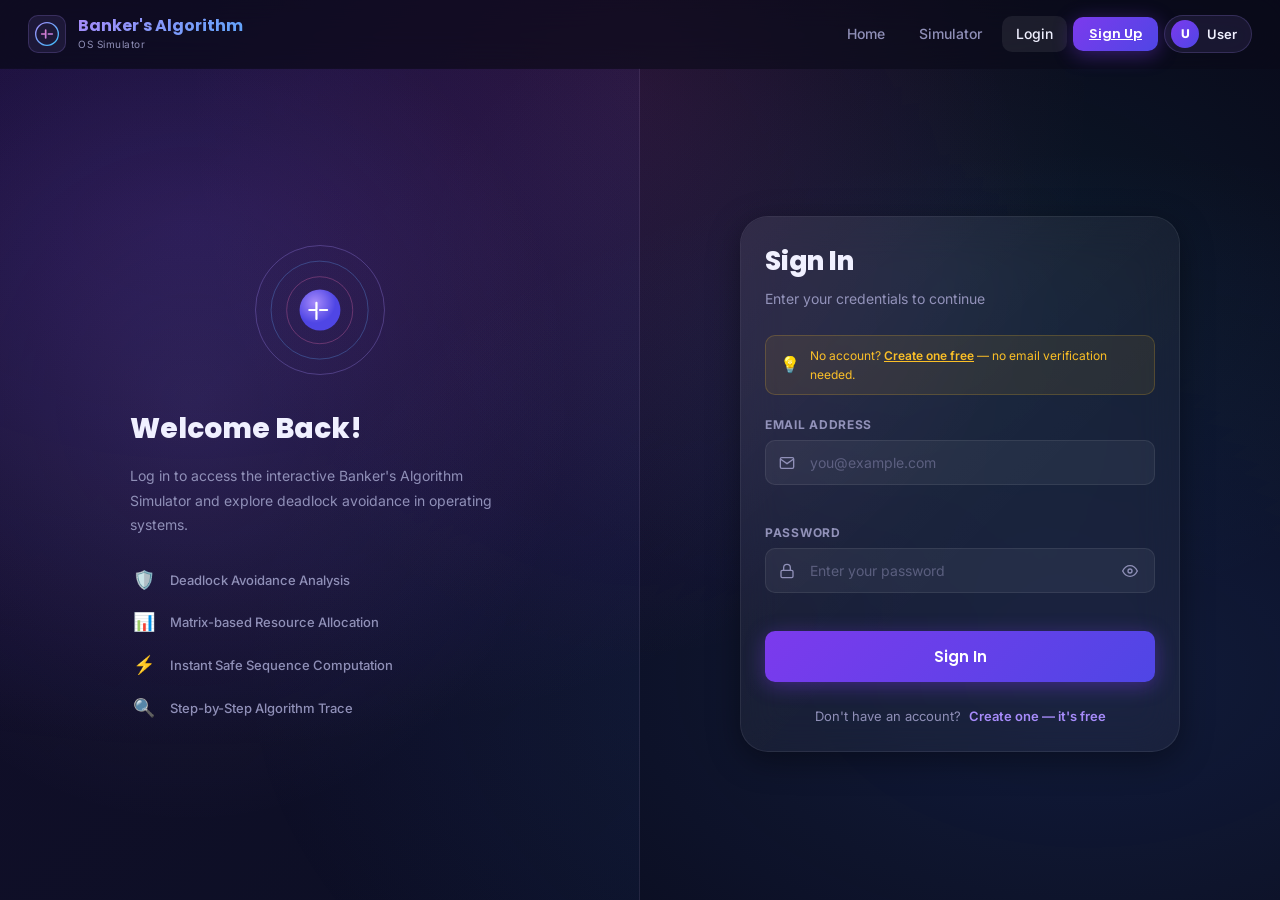
<file: simulator.html>
<!DOCTYPE html>
<html lang="en">

<head>
  <meta charset="UTF-8" />
  <meta name="viewport" content="width=device-width, initial-scale=1.0" />
  <title>Banker's Algorithm Simulator | Deadlock Avoidance OS Tool</title>
  <meta name="description"
    content="An interactive Banker's Algorithm Simulator for deadlock avoidance in Operating Systems. Visualize safe sequences, allocation matrices, and step-by-step algorithm execution." />
  <link rel="preconnect" href="https://fonts.googleapis.com" />
  <link rel="preconnect" href="https://fonts.gstatic.com" crossorigin />
  <link
    href="https://fonts.googleapis.com/css2?family=Inter:wght@300;400;500;600;700;800&family=Poppins:wght@300;400;500;600;700;800&family=JetBrains+Mono:wght@400;500;600;700&display=swap"
    rel="stylesheet" />
  <link rel="stylesheet" href="style.css" />
  <link rel="stylesheet" href="pages.css" />
</head>

<body>

  <!-- Animated Background Particles -->
  <div class="bg-particles" id="bgParticles"></div>

  <!-- Top Header Bar -->
  <header class="topbar">
    <div class="topbar-left">
      <div class="logo-icon">
        <svg viewBox="0 0 36 36" fill="none" xmlns="http://www.w3.org/2000/svg">
          <circle cx="18" cy="18" r="17" stroke="url(#logoGrad)" stroke-width="2" />
          <path d="M10 18h6m10 0h-6m-4-6v6m0 6v-6" stroke="url(#logoGrad2)" stroke-width="2.5" stroke-linecap="round" />
          <defs>
            <linearGradient id="logoGrad" x1="0" y1="0" x2="36" y2="36" gradientUnits="userSpaceOnUse">
              <stop stop-color="#a78bfa" />
              <stop offset="1" stop-color="#38bdf8" />
            </linearGradient>
            <linearGradient id="logoGrad2" x1="0" y1="0" x2="36" y2="36" gradientUnits="userSpaceOnUse">
              <stop stop-color="#f472b6" />
              <stop offset="1" stop-color="#a78bfa" />
            </linearGradient>
          </defs>
        </svg>
      </div>
      <div class="logo-text">
        <span class="logo-title">Banker's Algorithm</span>
        <span class="logo-sub">Deadlock Avoidance Simulator</span>
      </div>
    </div>
    <div class="topbar-right">
      <a href="index.html" class="btn-icon" title="Home" style="text-decoration:none;">
        <svg viewBox="0 0 24 24" fill="none" stroke="currentColor" stroke-width="2">
          <path d="M3 9l9-7 9 7v11a2 2 0 0 1-2 2H5a2 2 0 0 1-2-2z" />
          <polyline points="9 22 9 12 15 12 15 22" />
        </svg>
      </a>
      <div class="status-badge" id="globalStatus">
        <span class="status-dot idle"></span>
        <span>Ready</span>
      </div>
      <div class="topbar-user" id="topbarUser" style="display:none;"></div>
      <button class="btn-icon" id="themeToggle" title="Toggle Theme">
        <svg id="themeIcon" viewBox="0 0 24 24" fill="none" stroke="currentColor" stroke-width="2">
          <circle cx="12" cy="12" r="5" />
          <path
            d="M12 1v2M12 21v2M4.22 4.22l1.42 1.42M18.36 18.36l1.42 1.42M1 12h2M21 12h2M4.22 19.78l1.42-1.42M18.36 5.64l1.42-1.42" />
        </svg>
      </button>
      <button class="btn-icon" id="logoutBtn" title="Logout" style="display:none;" onclick="logoutUser()">
        <svg viewBox="0 0 24 24" fill="none" stroke="currentColor" stroke-width="2">
          <path d="M9 21H5a2 2 0 0 1-2-2V5a2 2 0 0 1 2-2h4" />
          <polyline points="16 17 21 12 16 7" />
          <line x1="21" y1="12" x2="9" y2="12" />
        </svg>
      </button>
    </div>
  </header>

  <!-- Main Content -->
  <main class="main-layout">

    <!-- ====== LEFT PANEL ====== -->
    <section class="panel left-panel">

      <!-- Config Card -->
      <div class="glass-card config-card">
        <div class="card-header">
          <div class="card-icon purple">
            <svg viewBox="0 0 24 24" fill="none" stroke="currentColor" stroke-width="2">
              <path d="M12 2L2 7l10 5 10-5-10-5zM2 17l10 5 10-5M2 12l10 5 10-5" />
            </svg>
          </div>
          <div>
            <h2 class="card-title">System Configuration</h2>
            <p class="card-subtitle">Define processes & resource types</p>
          </div>
        </div>

        <div class="config-inputs">
          <div class="input-group">
            <label for="numProcesses">Number of Processes (P)</label>
            <div class="input-wrapper">
              <input type="number" id="numProcesses" min="1" max="10" value="5" placeholder="e.g. 5" />
              <span class="input-icon">P</span>
            </div>
          </div>
          <div class="input-group">
            <label for="numResources">Number of Resource Types (R)</label>
            <div class="input-wrapper">
              <input type="number" id="numResources" min="1" max="8" value="3" placeholder="e.g. 3" />
              <span class="input-icon">R</span>
            </div>
          </div>
        </div>

        <div class="action-row">
          <button class="btn btn-primary" id="generateBtn">
            <svg viewBox="0 0 24 24" fill="none" stroke="currentColor" stroke-width="2">
              <rect x="3" y="3" width="7" height="7" rx="1" />
              <rect x="14" y="3" width="7" height="7" rx="1" />
              <rect x="3" y="14" width="7" height="7" rx="1" />
              <rect x="14" y="14" width="7" height="7" rx="1" />
            </svg>
            Generate Tables
          </button>
          <button class="btn btn-ghost" id="randomBtn">
            <svg viewBox="0 0 24 24" fill="none" stroke="currentColor" stroke-width="2">
              <path d="M2 18h1.4c1.3 0 2.5-.6 3.3-1.7l6.1-8.6c.7-1.1 1.9-1.7 3.3-1.7H22" />
              <path d="m18 2 4 4-4 4" />
              <path d="M2 6h1.9c1.5 0 2.9.9 3.6 2.2" />
              <path d="m18 18 4-4-4-4" />
              <path d="M16 18h6" />
            </svg>
            Random Example
          </button>
        </div>
      </div>

      <!-- Matrix Input Card -->
      <div class="glass-card matrix-input-card" id="matrixInputCard" style="display:none;">
        <div class="card-header">
          <div class="card-icon blue">
            <svg viewBox="0 0 24 24" fill="none" stroke="currentColor" stroke-width="2">
              <rect x="3" y="3" width="18" height="18" rx="2" />
              <path d="M3 9h18M3 15h18M9 3v18M15 3v18" />
            </svg>
          </div>
          <div>
            <h2 class="card-title">Matrix Inputs</h2>
            <p class="card-subtitle">Fill allocation, max & available</p>
          </div>
        </div>

        <!-- Available Resources -->
        <div class="section-label">
          <span class="label-dot cyan"></span>Available Resources Vector
        </div>
        <div class="matrix-wrapper" id="availableWrapper"></div>

        <!-- Allocation Matrix -->
        <div class="section-label">
          <span class="label-dot blue"></span>Allocation Matrix
        </div>
        <div class="matrix-wrapper" id="allocationWrapper"></div>

        <!-- Maximum Matrix -->
        <div class="section-label">
          <span class="label-dot purple"></span>Maximum Matrix
        </div>
        <div class="matrix-wrapper" id="maxWrapper"></div>

        <div class="action-row">
          <button class="btn btn-success" id="runBtn">
            <svg viewBox="0 0 24 24" fill="none" stroke="currentColor" stroke-width="2">
              <polygon points="5 3 19 12 5 21 5 3" />
            </svg>
            Run Algorithm
          </button>
          <button class="btn btn-ghost" id="resetBtn">
            <svg viewBox="0 0 24 24" fill="none" stroke="currentColor" stroke-width="2">
              <path d="M3 12a9 9 0 1 0 9-9 9.75 9.75 0 0 0-6.74 2.74L3 8" />
              <path d="M3 3v5h5" />
            </svg>
            Reset
          </button>
        </div>
      </div>

      <!-- Resource Request Card (shown after Safety Algorithm runs) -->
      <div class="glass-card rr-card" id="rrCard" style="display:none;">
        <div class="card-header">
          <div class="card-icon orange">
            <svg viewBox="0 0 24 24" fill="none" stroke="currentColor" stroke-width="2">
              <path d="M12 5v14M5 12l7-7 7 7" />
            </svg>
          </div>
          <div>
            <h2 class="card-title">Resource Request</h2>
            <p class="card-subtitle">Simulate a process requesting resources</p>
          </div>
        </div>

        <!-- Process Selector -->
        <div class="input-group" style="margin-bottom:14px;">
          <label for="rrProcess">Requesting Process</label>
          <div class="input-wrapper">
            <select id="rrProcess" class="rr-select">
              <option value="">— Select Process —</option>
            </select>
          </div>
        </div>

        <!-- Request Vector -->
        <div class="section-label">
          <span class="label-dot orange"></span>Request Vector
        </div>
        <div class="matrix-wrapper" id="rrRequestWrapper"></div>

        <div class="action-row" style="margin-top:16px;">
          <button class="btn btn-orange" id="rrRunBtn">
            <svg viewBox="0 0 24 24" fill="none" stroke="currentColor" stroke-width="2">
              <path d="M12 5v14M5 12l7-7 7 7" />
            </svg>
            Check Request
          </button>
          <button class="btn btn-ghost" id="rrResetBtn">
            <svg viewBox="0 0 24 24" fill="none" stroke="currentColor" stroke-width="2">
              <path d="M3 12a9 9 0 1 0 9-9 9.75 9.75 0 0 0-6.74 2.74L3 8" />
              <path d="M3 3v5h5" />
            </svg>
            Clear
          </button>
        </div>
      </div>

    </section>

    <!-- ====== RIGHT PANEL ====== -->
    <section class="panel right-panel">

      <!-- Welcome Screen (shown before run) -->
      <div class="glass-card welcome-card" id="welcomeCard">
        <div class="welcome-content">
          <div class="welcome-graphic">
            <div class="orbit-ring ring1"></div>
            <div class="orbit-ring ring2"></div>
            <div class="orbit-ring ring3"></div>
            <div class="center-planet">
              <svg viewBox="0 0 48 48" fill="none" xmlns="http://www.w3.org/2000/svg">
                <circle cx="24" cy="24" r="20" fill="url(#planetGrad)" />
                <path d="M14 20h4m8 0h4m-8-6v6m0 8v-6" stroke="white" stroke-width="2.5" stroke-linecap="round" />
                <defs>
                  <radialGradient id="planetGrad" cx="40%" cy="35%">
                    <stop stop-color="#a78bfa" />
                    <stop offset="1" stop-color="#4f46e5" />
                  </radialGradient>
                </defs>
              </svg>
            </div>
          </div>
          <h2>Banker's Algorithm</h2>
          <p>Configure your system and run the safety algorithm to detect safe sequences and avoid deadlocks.</p>
          <div class="feature-pills">
            <span class="pill">✦ Safety Check</span>
            <span class="pill">✦ Need Matrix</span>
            <span class="pill">✦ Safe Sequence</span>
            <span class="pill">✦ Step-by-Step</span>
            <span class="pill">✦ Resource Request</span>
          </div>
        </div>
      </div>

      <!-- Result Cards (shown after run) -->
      <div id="resultsArea" style="display:none;">

        <!-- State Result -->
        <div class="glass-card result-state-card" id="resultStateCard">
          <div class="state-display" id="stateDisplay">
            <div class="state-icon" id="stateIcon"></div>
            <div class="state-text">
              <div class="state-label" id="stateLabel">—</div>
              <div class="state-desc" id="stateDesc">—</div>
            </div>
          </div>
          <div class="sequence-section" id="sequenceSection" style="display:none;">
            <div class="seq-label">Safe Sequence</div>
            <div class="sequence-vis" id="sequenceVis"></div>
          </div>
        </div>

        <!-- Execution Bar -->
        <div class="glass-card exec-bar-card" id="execBarCard" style="display:none;">
          <div class="card-header">
            <div class="card-icon green">
              <svg viewBox="0 0 24 24" fill="none" stroke="currentColor" stroke-width="2">
                <polygon points="5 3 19 12 5 21 5 3" />
              </svg>
            </div>
            <div>
              <h2 class="card-title">Execution Timeline</h2>
              <p class="card-subtitle">Animated process execution order</p>
            </div>
          </div>
          <div class="exec-bar-container" id="execBarContainer"></div>
        </div>

        <!-- Need Matrix Display -->
        <div class="glass-card matrix-display-card">
          <div class="card-header">
            <div class="card-icon amber">
              <svg viewBox="0 0 24 24" fill="none" stroke="currentColor" stroke-width="2">
                <rect x="3" y="3" width="18" height="18" rx="2" />
                <path d="M3 9h18M3 15h18M9 3v18" />
              </svg>
            </div>
            <div>
              <h2 class="card-title">Need Matrix</h2>
              <p class="card-subtitle">Need = Maximum − Allocation</p>
            </div>
          </div>
          <div id="needMatrixDisplay" class="matrix-display-area"></div>
        </div>

        <!-- Step-by-Step Simulation -->
        <div class="glass-card steps-card">
          <div class="card-header">
            <div class="card-icon pink">
              <svg viewBox="0 0 24 24" fill="none" stroke="currentColor" stroke-width="2">
                <path d="M9 18l6-6-6-6" />
              </svg>
            </div>
            <div>
              <h2 class="card-title">Step-by-Step Simulation</h2>
              <p class="card-subtitle">Safety algorithm trace</p>
            </div>
          </div>
          <div id="stepsContainer" class="steps-container"></div>
        </div>

        <!-- Algorithm Explanation -->
        <div class="glass-card algo-card">
          <div class="card-header">
            <div class="card-icon teal">
              <svg viewBox="0 0 24 24" fill="none" stroke="currentColor" stroke-width="2">
                <path d="M12 20h9" />
                <path d="M16.5 3.5a2.121 2.121 0 0 1 3 3L7 19l-4 1 1-4L16.5 3.5z" />
              </svg>
            </div>
            <div>
              <h2 class="card-title">Algorithm Explanation</h2>
              <p class="card-subtitle">How Banker's Algorithm works</p>
            </div>
          </div>
          <div class="algo-explanation">
            <div class="algo-step-item">
              <div class="algo-num">01</div>
              <div class="algo-text">
                <strong>Initialization</strong>
                <p>Set Work = Available. Mark all processes as unfinished (Finish[i] = false).</p>
              </div>
            </div>
            <div class="algo-step-item">
              <div class="algo-num">02</div>
              <div class="algo-text">
                <strong>Find Safe Process</strong>
                <p>Find an unfinished process i where Need[i] ≤ Work. If none found, go to step 4.</p>
              </div>
            </div>
            <div class="algo-step-item">
              <div class="algo-num">03</div>
              <div class="algo-text">
                <strong>Simulate Release</strong>
                <p>Set Work = Work + Allocation[i]. Mark Finish[i] = true. Go back to step 2.</p>
              </div>
            </div>
            <div class="algo-step-item">
              <div class="algo-num">04</div>
              <div class="algo-text">
                <strong>Determine State</strong>
                <p>If all Finish[i] = true → <span class="text-green">SAFE STATE</span>. Otherwise → <span
                    class="text-red">UNSAFE STATE</span>.</p>
              </div>
            </div>
          </div>
        </div>

        <!-- Resource Request Result Card -->
        <div class="glass-card rr-result-card" id="rrResultCard" style="display:none;">
          <div class="card-header">
            <div class="card-icon orange" id="rrResultIcon">
              <svg viewBox="0 0 24 24" fill="none" stroke="currentColor" stroke-width="2">
                <path d="M12 5v14M5 12l7-7 7 7" />
              </svg>
            </div>
            <div>
              <h2 class="card-title">Resource Request Result</h2>
              <p class="card-subtitle" id="rrResultSubtitle">—</p>
            </div>
          </div>

          <!-- Grant / Deny Banner -->
          <div class="rr-verdict" id="rrVerdict">
            <div class="rr-verdict-icon" id="rrVerdictIcon"></div>
            <div class="rr-verdict-text">
              <div class="rr-verdict-label" id="rrVerdictLabel">—</div>
              <div class="rr-verdict-desc" id="rrVerdictDesc">—</div>
            </div>
          </div>

          <!-- Updated Safe Sequence (if granted) -->
          <div id="rrSeqSection" style="display:none;">
            <div class="section-label" style="margin-top:14px;">
              <span class="label-dot cyan"></span>New Safe Sequence After Grant
            </div>
            <div class="sequence-vis" id="rrSeqVis"></div>
          </div>

          <!-- Step trace for resource request -->
          <div class="section-label" style="margin-top:16px;">
            <span class="label-dot pink"></span>Request Algorithm Trace
          </div>
          <div class="steps-container" id="rrStepsContainer"></div>
        </div>

      </div>
    </section>

  </main>

  <!-- Toast Notifications -->
  <div class="toast-container" id="toastContainer"></div>

  <script src="auth.js"></script>
  <script>
    // Auth guard — redirect to login if not logged in
    document.addEventListener('DOMContentLoaded', function () {
      const user = requireAuth();
      if (!user) return;
      // Show user info in topbar
      const topbarUser = document.getElementById('topbarUser');
      const logoutBtn = document.getElementById('logoutBtn');
      if (topbarUser) {
        topbarUser.style.display = 'flex';
        topbarUser.style.alignItems = 'center';
        topbarUser.style.gap = '8px';
        topbarUser.style.fontSize = '12px';
        topbarUser.style.fontWeight = '600';
        topbarUser.style.color = 'var(--purple)';
        topbarUser.style.background = 'rgba(167,139,250,0.1)';
        topbarUser.style.border = '1px solid rgba(167,139,250,0.2)';
        topbarUser.style.borderRadius = '20px';
        topbarUser.style.padding = '4px 12px 4px 6px';
        const av = document.createElement('span');
        av.style.cssText = 'width:22px;height:22px;border-radius:50%;background:linear-gradient(135deg,#7c3aed,#4f46e5);display:flex;align-items:center;justify-content:center;font-size:10px;font-weight:800;color:white;flex-shrink:0;';
        av.textContent = user.name.charAt(0).toUpperCase();
        topbarUser.appendChild(av);
        topbarUser.appendChild(document.createTextNode(user.name));
      }
      if (logoutBtn) logoutBtn.style.display = 'flex';
    });
  </script>
  <script src="script.js"></script>
</body>

</html>
</file>
<file: style.css>
/* =============================================
   BANKER'S ALGORITHM SIMULATOR — STYLESHEET
   Modern Dashboard | Glassmorphism | Animated
   ============================================= */

/* ---------- CSS CUSTOM PROPERTIES ---------- */
:root {
  --bg-primary: #0a0a1a;
  --bg-secondary: #0f0f2d;
  --bg-card: rgba(255, 255, 255, 0.045);
  --bg-card-hover: rgba(255, 255, 255, 0.07);
  --border-color: rgba(255, 255, 255, 0.08);
  --border-hover: rgba(167, 139, 250, 0.35);

  --text-primary: #f0f0ff;
  --text-secondary: #9090b8;
  --text-muted: #5555808;

  --purple: #a78bfa;
  --purple-dark: #7c3aed;
  --purple-glow: rgba(167, 139, 250, 0.25);
  --blue: #60a5fa;
  --blue-glow: rgba(96, 165, 250, 0.25);
  --cyan: #22d3ee;
  --cyan-glow: rgba(34, 211, 238, 0.25);
  --pink: #f472b6;
  --pink-glow: rgba(244, 114, 182, 0.25);
  --green: #34d399;
  --green-glow: rgba(52, 211, 153, 0.25);
  --amber: #fbbf24;
  --amber-glow: rgba(251, 191, 36, 0.25);
  --red: #f87171;
  --red-glow: rgba(248, 113, 113, 0.25);
  --teal: #2dd4bf;
  --teal-glow: rgba(45, 212, 191, 0.25);

  --gradient-main: linear-gradient(135deg, #667eea 0%, #764ba2 100%);
  --gradient-pink: linear-gradient(135deg, #f472b6 0%, #a78bfa 100%);
  --gradient-green: linear-gradient(135deg, #34d399 0%, #059669 100%);
  --gradient-red: linear-gradient(135deg, #f87171 0%, #b91c1c 100%);
  --gradient-golden: linear-gradient(135deg, #fbbf24 0%, #d97706 100%);

  --shadow-sm: 0 2px 12px rgba(0, 0, 0, 0.3);
  --shadow-card: 0 8px 32px rgba(0, 0, 0, 0.4);
  --shadow-glow-purple: 0 0 30px rgba(167, 139, 250, 0.15);

  --radius-sm: 10px;
  --radius-md: 16px;
  --radius-lg: 22px;
  --radius-xl: 28px;

  --transition: all 0.28s cubic-bezier(0.4, 0, 0.2, 1);
  --font-sans: 'Inter', 'Poppins', sans-serif;
  --font-mono: 'JetBrains Mono', monospace;
}

/* Light theme */
body.light {
  --bg-primary: #f0f4ff;
  --bg-secondary: #e6eaff;
  --bg-card: rgba(255, 255, 255, 0.7);
  --bg-card-hover: rgba(255, 255, 255, 0.9);
  --border-color: rgba(100, 100, 200, 0.15);
  --border-hover: rgba(124, 58, 237, 0.4);
  --text-primary: #1e1e3f;
  --text-secondary: #4a4a7a;
  --shadow-card: 0 8px 32px rgba(100, 100, 200, 0.15);
}

body.light .bg-particles {
  opacity: 0.3;
}

body.light .topbar {
  background: rgba(230, 234, 255, 0.85);
  border-bottom-color: rgba(100, 100, 200, 0.15);
}

/* ---------- RESET & BASE ---------- */
*,
*::before,
*::after {
  box-sizing: border-box;
  margin: 0;
  padding: 0;
}

html {
  scroll-behavior: smooth;
}

body {
  font-family: var(--font-sans);
  background: var(--bg-primary);
  color: var(--text-primary);
  min-height: 100vh;
  overflow-x: hidden;
  line-height: 1.6;
  transition: background 0.4s ease, color 0.3s ease;
}

/* ---------- ANIMATED BACKGROUND ---------- */
.bg-particles {
  position: fixed;
  inset: 0;
  z-index: 0;
  pointer-events: none;
  overflow: hidden;
}

.bg-particles::before {
  content: '';
  position: absolute;
  inset: 0;
  background:
    radial-gradient(ellipse at 15% 25%, rgba(124, 58, 237, 0.18) 0%, transparent 55%),
    radial-gradient(ellipse at 85% 75%, rgba(59, 130, 246, 0.15) 0%, transparent 55%),
    radial-gradient(ellipse at 50% 10%, rgba(236, 72, 153, 0.1) 0%, transparent 50%),
    radial-gradient(ellipse at 75% 30%, rgba(34, 211, 238, 0.08) 0%, transparent 40%);
  animation: bgPulse 12s ease-in-out infinite alternate;
}

@keyframes bgPulse {
  0% {
    opacity: 0.6;
    transform: scale(1);
  }

  100% {
    opacity: 1;
    transform: scale(1.05);
  }
}

.particle {
  position: absolute;
  border-radius: 50%;
  opacity: 0;
  animation: particleFloat var(--dur, 8s) var(--delay, 0s) infinite ease-in-out;
}

@keyframes particleFloat {
  0% {
    transform: translateY(100vh) scale(0);
    opacity: 0;
  }

  10% {
    opacity: 0.6;
  }

  90% {
    opacity: 0.3;
  }

  100% {
    transform: translateY(-10vh) scale(1);
    opacity: 0;
  }
}

/* ---------- TOPBAR ---------- */
.topbar {
  position: sticky;
  top: 0;
  z-index: 100;
  display: flex;
  align-items: center;
  justify-content: space-between;
  padding: 0 28px;
  height: 64px;
  background: rgba(10, 10, 26, 0.85);
  backdrop-filter: blur(20px);
  -webkit-backdrop-filter: blur(20px);
  border-bottom: 1px solid var(--border-color);
  box-shadow: 0 2px 20px rgba(0, 0, 0, 0.3);
}

.topbar-left {
  display: flex;
  align-items: center;
  gap: 12px;
}

.topbar-right {
  display: flex;
  align-items: center;
  gap: 14px;
}

.logo-icon {
  width: 38px;
  height: 38px;
  display: flex;
  align-items: center;
  justify-content: center;
  background: rgba(167, 139, 250, 0.1);
  border-radius: 10px;
  border: 1px solid rgba(167, 139, 250, 0.2);
}

.logo-icon svg {
  width: 24px;
  height: 24px;
}

.logo-title {
  display: block;
  font-family: 'Poppins', sans-serif;
  font-weight: 700;
  font-size: 16px;
  background: linear-gradient(135deg, #a78bfa, #60a5fa);
  -webkit-background-clip: text;
  -webkit-text-fill-color: transparent;
  background-clip: text;
  line-height: 1.2;
}

.logo-sub {
  display: block;
  font-size: 10px;
  color: var(--text-secondary);
  font-weight: 400;
  letter-spacing: 0.5px;
}

.status-badge {
  display: flex;
  align-items: center;
  gap: 7px;
  background: rgba(255, 255, 255, 0.05);
  border: 1px solid var(--border-color);
  border-radius: 20px;
  padding: 5px 14px;
  font-size: 12px;
  font-weight: 500;
  color: var(--text-secondary);
  transition: var(--transition);
}

.status-dot {
  width: 7px;
  height: 7px;
  border-radius: 50%;
  flex-shrink: 0;
}

.status-dot.idle {
  background: var(--text-secondary);
}

.status-dot.safe {
  background: var(--green);
  box-shadow: 0 0 8px var(--green);
  animation: statusBlink 2s ease-in-out infinite;
}

.status-dot.unsafe {
  background: var(--red);
  box-shadow: 0 0 8px var(--red);
  animation: statusBlink 1s ease-in-out infinite;
}

.status-dot.running {
  background: var(--amber);
  box-shadow: 0 0 8px var(--amber);
  animation: statusBlink 0.6s ease-in-out infinite;
}

@keyframes statusBlink {

  0%,
  100% {
    opacity: 1;
  }

  50% {
    opacity: 0.4;
  }
}

.btn-icon {
  width: 36px;
  height: 36px;
  display: flex;
  align-items: center;
  justify-content: center;
  background: rgba(255, 255, 255, 0.06);
  border: 1px solid var(--border-color);
  border-radius: 10px;
  cursor: pointer;
  color: var(--text-secondary);
  transition: var(--transition);
}

.btn-icon svg {
  width: 16px;
  height: 16px;
}

.btn-icon:hover {
  background: rgba(255, 255, 255, 0.12);
  color: var(--text-primary);
  border-color: var(--border-hover);
}

/* ---------- MAIN LAYOUT ---------- */
.main-layout {
  position: relative;
  z-index: 1;
  display: grid;
  grid-template-columns: 400px 1fr;
  gap: 24px;
  padding: 24px 28px;
  min-height: calc(100vh - 64px);
  max-width: 1600px;
  margin: 0 auto;
}

.panel {
  display: flex;
  flex-direction: column;
  gap: 20px;
}

/* ---------- GLASS CARDS ---------- */
.glass-card {
  background: var(--bg-card);
  backdrop-filter: blur(20px);
  -webkit-backdrop-filter: blur(20px);
  border: 1px solid var(--border-color);
  border-radius: var(--radius-xl);
  padding: 24px;
  box-shadow: var(--shadow-card);
  transition: var(--transition);
  position: relative;
  overflow: hidden;
}

.glass-card::before {
  content: '';
  position: absolute;
  inset: 0;
  border-radius: inherit;
  background: linear-gradient(135deg, rgba(255, 255, 255, 0.04) 0%, transparent 60%);
  pointer-events: none;
}

.glass-card:hover {
  border-color: var(--border-hover);
  box-shadow: var(--shadow-card), var(--shadow-glow-purple);
  transform: translateY(-2px);
}

/* ---------- CARD HEADER ---------- */
.card-header {
  display: flex;
  align-items: center;
  gap: 14px;
  margin-bottom: 20px;
}

.card-icon {
  width: 42px;
  height: 42px;
  border-radius: 12px;
  display: flex;
  align-items: center;
  justify-content: center;
  flex-shrink: 0;
}

.card-icon svg {
  width: 20px;
  height: 20px;
}

.card-icon.purple {
  background: rgba(167, 139, 250, 0.15);
  color: var(--purple);
  border: 1px solid rgba(167, 139, 250, 0.25);
}

.card-icon.blue {
  background: rgba(96, 165, 250, 0.15);
  color: var(--blue);
  border: 1px solid rgba(96, 165, 250, 0.25);
}

.card-icon.green {
  background: rgba(52, 211, 153, 0.15);
  color: var(--green);
  border: 1px solid rgba(52, 211, 153, 0.25);
}

.card-icon.amber {
  background: rgba(251, 191, 36, 0.15);
  color: var(--amber);
  border: 1px solid rgba(251, 191, 36, 0.25);
}

.card-icon.pink {
  background: rgba(244, 114, 182, 0.15);
  color: var(--pink);
  border: 1px solid rgba(244, 114, 182, 0.25);
}

.card-icon.teal {
  background: rgba(45, 212, 191, 0.15);
  color: var(--teal);
  border: 1px solid rgba(45, 212, 191, 0.25);
}

.card-title {
  font-family: 'Poppins', sans-serif;
  font-weight: 600;
  font-size: 15px;
  color: var(--text-primary);
  line-height: 1.3;
}

.card-subtitle {
  font-size: 12px;
  color: var(--text-secondary);
  margin-top: 2px;
}

/* ---------- CONFIG INPUTS ---------- */
.config-inputs {
  display: grid;
  grid-template-columns: 1fr 1fr;
  gap: 14px;
  margin-bottom: 18px;
}

.input-group {
  display: flex;
  flex-direction: column;
  gap: 7px;
}

.input-group label {
  font-size: 11px;
  font-weight: 600;
  color: var(--text-secondary);
  text-transform: uppercase;
  letter-spacing: 0.7px;
}

.input-wrapper {
  position: relative;
}

.input-wrapper input {
  width: 100%;
  background: rgba(255, 255, 255, 0.05);
  border: 1px solid var(--border-color);
  border-radius: var(--radius-sm);
  padding: 10px 40px 10px 14px;
  font-family: var(--font-sans);
  font-size: 15px;
  font-weight: 600;
  color: var(--text-primary);
  outline: none;
  transition: var(--transition);
}

.input-wrapper input:focus {
  border-color: var(--purple);
  background: rgba(167, 139, 250, 0.08);
  box-shadow: 0 0 0 3px rgba(167, 139, 250, 0.12);
}

.input-icon {
  position: absolute;
  right: 12px;
  top: 50%;
  transform: translateY(-50%);
  font-family: var(--font-mono);
  font-size: 11px;
  font-weight: 700;
  color: var(--purple);
  background: rgba(167, 139, 250, 0.15);
  padding: 2px 6px;
  border-radius: 5px;
}

/* ---------- BUTTONS ---------- */
.action-row {
  display: flex;
  gap: 10px;
  flex-wrap: wrap;
}

.btn {
  display: inline-flex;
  align-items: center;
  gap: 8px;
  padding: 11px 20px;
  border-radius: var(--radius-sm);
  border: none;
  font-family: 'Poppins', sans-serif;
  font-size: 13px;
  font-weight: 600;
  cursor: pointer;
  transition: var(--transition);
  position: relative;
  overflow: hidden;
  white-space: nowrap;
}

.btn svg {
  width: 15px;
  height: 15px;
  flex-shrink: 0;
}

.btn::after {
  content: '';
  position: absolute;
  inset: 0;
  background: rgba(255, 255, 255, 0);
  transition: background 0.2s;
}

.btn:hover::after {
  background: rgba(255, 255, 255, 0.08);
}

.btn:active {
  transform: scale(0.97);
}

.btn-primary {
  background: linear-gradient(135deg, #7c3aed, #4f46e5);
  color: white;
  box-shadow: 0 4px 20px rgba(124, 58, 237, 0.4);
  flex: 1;
}

.btn-primary:hover {
  box-shadow: 0 6px 28px rgba(124, 58, 237, 0.55);
  transform: translateY(-1px);
}

.btn-success {
  background: linear-gradient(135deg, #059669, #34d399);
  color: white;
  box-shadow: 0 4px 20px rgba(5, 150, 105, 0.4);
  flex: 1;
}

.btn-success:hover {
  box-shadow: 0 6px 28px rgba(5, 150, 105, 0.55);
  transform: translateY(-1px);
}

.btn-ghost {
  background: rgba(255, 255, 255, 0.06);
  border: 1px solid var(--border-color);
  color: var(--text-secondary);
}

.btn-ghost:hover {
  border-color: var(--border-hover);
  color: var(--text-primary);
  background: rgba(255, 255, 255, 0.1);
}

/* Pulse animation for run button */
.btn-success.pulse {
  animation: btnPulse 0.6s ease-out;
}

@keyframes btnPulse {
  0% {
    box-shadow: 0 0 0 0 rgba(52, 211, 153, 0.5);
  }

  100% {
    box-shadow: 0 0 0 16px rgba(52, 211, 153, 0);
  }
}

/* ---------- SECTION LABELS ---------- */
.section-label {
  display: flex;
  align-items: center;
  gap: 8px;
  font-size: 11px;
  font-weight: 700;
  text-transform: uppercase;
  letter-spacing: 1px;
  color: var(--text-secondary);
  margin: 16px 0 10px;
}

.label-dot {
  width: 6px;
  height: 6px;
  border-radius: 50%;
  flex-shrink: 0;
}

.label-dot.cyan {
  background: var(--cyan);
  box-shadow: 0 0 8px var(--cyan);
}

.label-dot.blue {
  background: var(--blue);
  box-shadow: 0 0 8px var(--blue);
}

.label-dot.purple {
  background: var(--purple);
  box-shadow: 0 0 8px var(--purple);
}

/* ---------- MATRIX INPUTS ---------- */
.matrix-wrapper {
  overflow-x: auto;
  padding-bottom: 6px;
}

.matrix-table {
  border-collapse: separate;
  border-spacing: 5px;
  font-family: var(--font-mono);
  font-size: 13px;
}

.matrix-table th {
  font-size: 10px;
  font-weight: 700;
  text-transform: uppercase;
  color: var(--text-secondary);
  letter-spacing: 0.8px;
  padding: 4px 6px;
  text-align: center;
}

.matrix-table td {
  padding: 3px;
}

.matrix-input {
  width: 52px;
  height: 42px;
  text-align: center;
  background: rgba(255, 255, 255, 0.06);
  border: 1px solid var(--border-color);
  border-radius: 8px;
  color: var(--text-primary);
  font-family: var(--font-mono);
  font-size: 14px;
  font-weight: 600;
  outline: none;
  transition: var(--transition);
}

.matrix-input:focus {
  border-color: var(--blue);
  background: rgba(96, 165, 250, 0.1);
  box-shadow: 0 0 0 3px rgba(96, 165, 250, 0.15);
  transform: scale(1.05);
}

.row-label {
  font-size: 10px;
  font-weight: 700;
  color: var(--purple);
  font-family: var(--font-mono);
  text-align: right;
  padding-right: 6px !important;
  white-space: nowrap;
}

/* ---------- WELCOME CARD ---------- */
.welcome-card {
  flex: 1;
  display: flex;
  align-items: center;
  justify-content: center;
  min-height: 400px;
}

.welcome-content {
  text-align: center;
  max-width: 380px;
}

.welcome-graphic {
  position: relative;
  width: 120px;
  height: 120px;
  margin: 0 auto 24px;
}

.orbit-ring {
  position: absolute;
  border-radius: 50%;
  border: 1px solid;
  top: 50%;
  left: 50%;
  transform: translate(-50%, -50%);
}

.ring1 {
  width: 100%;
  height: 100%;
  border-color: rgba(167, 139, 250, 0.3);
  animation: orbitSpin 8s linear infinite;
}

.ring2 {
  width: 76%;
  height: 76%;
  border-color: rgba(96, 165, 250, 0.3);
  animation: orbitSpin 5s linear infinite reverse;
}

.ring3 {
  width: 52%;
  height: 52%;
  border-color: rgba(244, 114, 182, 0.3);
  animation: orbitSpin 3s linear infinite;
}

@keyframes orbitSpin {
  from {
    transform: translate(-50%, -50%) rotate(0deg);
  }

  to {
    transform: translate(-50%, -50%) rotate(360deg);
  }
}

.center-planet {
  position: absolute;
  top: 50%;
  left: 50%;
  transform: translate(-50%, -50%);
  width: 44px;
  height: 44px;
  animation: planetBob 3s ease-in-out infinite;
}

.center-planet svg {
  width: 44px;
  height: 44px;
}

@keyframes planetBob {

  0%,
  100% {
    transform: translate(-50%, -50%) translateY(0);
  }

  50% {
    transform: translate(-50%, -50%) translateY(-6px);
  }
}

.welcome-content h2 {
  font-family: 'Poppins', sans-serif;
  font-size: 24px;
  font-weight: 700;
  background: linear-gradient(135deg, var(--purple), var(--blue));
  -webkit-background-clip: text;
  -webkit-text-fill-color: transparent;
  background-clip: text;
  margin-bottom: 10px;
}

.welcome-content p {
  font-size: 14px;
  color: var(--text-secondary);
  line-height: 1.7;
  margin-bottom: 18px;
}

.feature-pills {
  display: flex;
  flex-wrap: wrap;
  gap: 8px;
  justify-content: center;
}

.pill {
  background: rgba(167, 139, 250, 0.12);
  border: 1px solid rgba(167, 139, 250, 0.2);
  border-radius: 20px;
  padding: 4px 12px;
  font-size: 11px;
  font-weight: 600;
  color: var(--purple);
}

/* ---------- RESULT STATE CARD ---------- */
.state-display {
  display: flex;
  align-items: center;
  gap: 18px;
  padding: 4px 0 16px;
}

.state-icon {
  width: 64px;
  height: 64px;
  border-radius: 18px;
  display: flex;
  align-items: center;
  justify-content: center;
  font-size: 28px;
  flex-shrink: 0;
}

.state-icon.safe {
  background: rgba(52, 211, 153, 0.15);
  border: 1px solid rgba(52, 211, 153, 0.3);
  animation: safeGlow 2.5s ease-in-out infinite;
}

.state-icon.unsafe {
  background: rgba(248, 113, 113, 0.15);
  border: 1px solid rgba(248, 113, 113, 0.3);
  animation: unsafeGlow 1.5s ease-in-out infinite;
}

@keyframes safeGlow {

  0%,
  100% {
    box-shadow: 0 0 0 0 rgba(52, 211, 153, 0);
  }

  50% {
    box-shadow: 0 0 20px rgba(52, 211, 153, 0.25);
  }
}

@keyframes unsafeGlow {

  0%,
  100% {
    box-shadow: 0 0 0 0 rgba(248, 113, 113, 0);
  }

  50% {
    box-shadow: 0 0 20px rgba(248, 113, 113, 0.25);
  }
}

.state-label {
  font-family: 'Poppins', sans-serif;
  font-size: 22px;
  font-weight: 800;
  line-height: 1.2;
}

.state-label.safe {
  color: var(--green);
}

.state-label.unsafe {
  color: var(--red);
}

.state-desc {
  font-size: 13px;
  color: var(--text-secondary);
  margin-top: 4px;
}

.sequence-section {
  border-top: 1px solid var(--border-color);
  padding-top: 16px;
}

.seq-label {
  font-size: 11px;
  font-weight: 700;
  text-transform: uppercase;
  letter-spacing: 1px;
  color: var(--text-secondary);
  margin-bottom: 12px;
}

.sequence-vis {
  display: flex;
  align-items: center;
  flex-wrap: wrap;
  gap: 8px;
}

.seq-node {
  display: flex;
  align-items: center;
  gap: 8px;
  opacity: 0;
  transform: translateX(-20px);
  animation: seqReveal 0.5s ease forwards;
}

.seq-node .proc-chip {
  background: linear-gradient(135deg, #7c3aed, #4f46e5);
  color: white;
  font-family: var(--font-mono);
  font-size: 13px;
  font-weight: 700;
  padding: 8px 16px;
  border-radius: 10px;
  box-shadow: 0 4px 12px rgba(124, 58, 237, 0.35);
}

.seq-node .arrow {
  color: var(--text-secondary);
  font-size: 18px;
}

@keyframes seqReveal {
  to {
    opacity: 1;
    transform: translateX(0);
  }
}

/* ---------- EXECUTION BAR ---------- */
.exec-bar-container {
  display: flex;
  flex-direction: column;
  gap: 10px;
}

.exec-bar-row {
  display: flex;
  align-items: center;
  gap: 12px;
  opacity: 0;
  animation: barRowAppear 0.4s ease forwards;
}

.exec-proc-label {
  width: 32px;
  font-family: var(--font-mono);
  font-size: 12px;
  font-weight: 700;
  color: var(--purple);
  flex-shrink: 0;
  text-align: right;
}

.exec-bar-track {
  flex: 1;
  height: 10px;
  background: rgba(255, 255, 255, 0.06);
  border-radius: 5px;
  overflow: hidden;
}

.exec-bar-fill {
  height: 100%;
  border-radius: 5px;
  width: 0%;
  animation: barGrow 0.8s ease forwards;
}

.exec-bar-fill.seq {
  background: linear-gradient(90deg, #4f46e5, #a78bfa);
}

.exec-order-num {
  font-family: var(--font-mono);
  font-size: 11px;
  font-weight: 700;
  color: var(--text-secondary);
  width: 22px;
  text-align: center;
}

@keyframes barRowAppear {
  to {
    opacity: 1;
  }
}

@keyframes barGrow {
  to {
    width: 100%;
  }
}

/* ---------- MATRIX DISPLAY ---------- */
.matrix-display-area {
  overflow-x: auto;
}

.display-table {
  border-collapse: separate;
  border-spacing: 4px;
  font-family: var(--font-mono);
  width: 100%;
}

.display-table th {
  font-size: 10px;
  font-weight: 700;
  text-transform: uppercase;
  letter-spacing: 1px;
  color: var(--text-secondary);
  padding: 6px 10px;
  text-align: center;
}

.display-table td {
  text-align: center;
  padding: 8px 12px;
  font-size: 14px;
  font-weight: 600;
  background: rgba(255, 255, 255, 0.04);
  border-radius: 8px;
  border: 1px solid var(--border-color);
  transition: var(--transition);
  animation: cellAppear 0.3s ease forwards;
  opacity: 0;
}

@keyframes cellAppear {
  to {
    opacity: 1;
  }
}

.display-table td:hover {
  background: rgba(167, 139, 250, 0.12);
  border-color: rgba(167, 139, 250, 0.3);
  transform: scale(1.08);
}

.display-table .proc-col {
  font-size: 11px;
  font-weight: 700;
  color: var(--purple);
  background: rgba(167, 139, 250, 0.08);
}

.need-cell-high {
  color: var(--amber) !important;
  background: rgba(251, 191, 36, 0.1) !important;
  border-color: rgba(251, 191, 36, 0.2) !important;
}

.need-cell-zero {
  color: var(--green) !important;
  background: rgba(52, 211, 153, 0.08) !important;
}

/* ---------- STEPS CONTAINER ---------- */
.steps-container {
  display: flex;
  flex-direction: column;
  gap: 10px;
}

.step-item {
  display: flex;
  gap: 14px;
  align-items: flex-start;
  padding: 14px 16px;
  border-radius: var(--radius-md);
  border: 1px solid var(--border-color);
  background: rgba(255, 255, 255, 0.03);
  transition: var(--transition);
  opacity: 0;
  transform: translateY(10px);
  animation: stepAppear 0.4s ease forwards;
}

.step-item:hover {
  background: rgba(255, 255, 255, 0.06);
  border-color: var(--border-hover);
}

@keyframes stepAppear {
  to {
    opacity: 1;
    transform: translateY(0);
  }
}

.step-badge {
  width: 28px;
  height: 28px;
  border-radius: 8px;
  display: flex;
  align-items: center;
  justify-content: center;
  font-size: 11px;
  font-weight: 800;
  font-family: var(--font-mono);
  flex-shrink: 0;
}

.step-badge.success {
  background: rgba(52, 211, 153, 0.15);
  color: var(--green);
  border: 1px solid rgba(52, 211, 153, 0.25);
}

.step-badge.fail {
  background: rgba(248, 113, 113, 0.15);
  color: var(--red);
  border: 1px solid rgba(248, 113, 113, 0.25);
}

.step-badge.info {
  background: rgba(96, 165, 250, 0.15);
  color: var(--blue);
  border: 1px solid rgba(96, 165, 250, 0.25);
}

.step-title {
  font-size: 13px;
  font-weight: 600;
  color: var(--text-primary);
  margin-bottom: 4px;
}

.step-detail {
  font-family: var(--font-mono);
  font-size: 11px;
  color: var(--text-secondary);
  line-height: 1.6;
}

.step-detail span {
  color: var(--cyan);
}

/* ---------- ALGO EXPLANATION ---------- */
.algo-explanation {
  display: flex;
  flex-direction: column;
  gap: 14px;
}

.algo-step-item {
  display: flex;
  gap: 16px;
  align-items: flex-start;
}

.algo-num {
  font-family: var(--font-mono);
  font-size: 20px;
  font-weight: 800;
  background: linear-gradient(135deg, var(--purple), var(--blue));
  -webkit-background-clip: text;
  -webkit-text-fill-color: transparent;
  background-clip: text;
  line-height: 1;
  flex-shrink: 0;
  width: 30px;
}

.algo-text strong {
  display: block;
  font-size: 13px;
  font-weight: 700;
  color: var(--text-primary);
  margin-bottom: 4px;
}

.algo-text p {
  font-size: 12px;
  color: var(--text-secondary);
  line-height: 1.6;
}

.text-green {
  color: var(--green);
  font-weight: 700;
}

.text-red {
  color: var(--red);
  font-weight: 700;
}

/* ---------- TOAST NOTIFICATIONS ---------- */
.toast-container {
  position: fixed;
  bottom: 24px;
  right: 24px;
  z-index: 9999;
  display: flex;
  flex-direction: column;
  gap: 10px;
  pointer-events: none;
}

.toast {
  display: flex;
  align-items: center;
  gap: 12px;
  padding: 14px 18px;
  border-radius: var(--radius-md);
  backdrop-filter: blur(20px);
  -webkit-backdrop-filter: blur(20px);
  border: 1px solid;
  font-size: 13px;
  font-weight: 500;
  min-width: 260px;
  max-width: 340px;
  box-shadow: var(--shadow-card);
  animation: toastIn 0.4s cubic-bezier(0.4, 0, 0.2, 1) forwards;
  pointer-events: all;
}

.toast.removing {
  animation: toastOut 0.3s ease forwards;
}

.toast.success {
  background: rgba(52, 211, 153, 0.12);
  border-color: rgba(52, 211, 153, 0.3);
  color: var(--green);
}

.toast.error {
  background: rgba(248, 113, 113, 0.12);
  border-color: rgba(248, 113, 113, 0.3);
  color: var(--red);
}

.toast.info {
  background: rgba(96, 165, 250, 0.12);
  border-color: rgba(96, 165, 250, 0.3);
  color: var(--blue);
}

.toast-icon {
  font-size: 18px;
  flex-shrink: 0;
}

.toast-msg {
  flex: 1;
  color: var(--text-primary);
  font-size: 13px;
}

@keyframes toastIn {
  from {
    opacity: 0;
    transform: translateX(40px) scale(0.95);
  }

  to {
    opacity: 1;
    transform: translateX(0) scale(1);
  }
}

@keyframes toastOut {
  from {
    opacity: 1;
    transform: translateX(0) scale(1);
  }

  to {
    opacity: 0;
    transform: translateX(40px) scale(0.9);
  }
}

/* ---------- SCROLLBAR ---------- */
::-webkit-scrollbar {
  width: 6px;
  height: 6px;
}

::-webkit-scrollbar-track {
  background: transparent;
}

::-webkit-scrollbar-thumb {
  background: rgba(167, 139, 250, 0.2);
  border-radius: 3px;
}

::-webkit-scrollbar-thumb:hover {
  background: rgba(167, 139, 250, 0.4);
}

/* ---------- RESPONSIVE ---------- */
@media (max-width: 1024px) {
  .main-layout {
    grid-template-columns: 1fr;
    padding: 16px;
  }

  .config-inputs {
    grid-template-columns: 1fr 1fr;
  }
}

@media (max-width: 640px) {
  .topbar {
    padding: 0 16px;
  }

  .logo-sub {
    display: none;
  }

  .config-inputs {
    grid-template-columns: 1fr;
  }

  .action-row {
    flex-direction: column;
  }

  .btn {
    width: 100%;
    justify-content: center;
  }
}

/* ---------- UTILITY ---------- */
.hidden {
  display: none !important;
}

.fade-in {
  animation: fadeIn 0.5s ease forwards;
}

@keyframes fadeIn {
  from {
    opacity: 0;
    transform: translateY(12px);
  }

  to {
    opacity: 1;
    transform: translateY(0);
  }
}

/* ---------- RESOURCE REQUEST — ORANGE VARIANT ---------- */
:root {
  --orange: #fb923c;
  --orange-glow: rgba(251, 146, 60, 0.25);
}

.card-icon.orange {
  background: rgba(251, 146, 60, 0.15);
  color: var(--orange);
  border: 1px solid rgba(251, 146, 60, 0.25);
}

.card-icon.orange.granted {
  background: rgba(52, 211, 153, 0.15);
  color: var(--green);
  border-color: rgba(52, 211, 153, 0.25);
}

.card-icon.orange.denied {
  background: rgba(248, 113, 113, 0.15);
  color: var(--red);
  border-color: rgba(248, 113, 113, 0.25);
}

.label-dot.orange {
  background: var(--orange);
  box-shadow: 0 0 8px var(--orange);
}

.label-dot.pink {
  background: var(--pink);
  box-shadow: 0 0 8px var(--pink);
}

/* RR select input — matches existing .input-wrapper input */
.rr-select {
  width: 100%;
  background: rgba(255, 255, 255, 0.05);
  border: 1px solid var(--border-color);
  border-radius: var(--radius-sm);
  padding: 10px 14px;
  font-family: var(--font-sans);
  font-size: 14px;
  font-weight: 600;
  color: var(--text-primary);
  outline: none;
  cursor: pointer;
  transition: var(--transition);
  appearance: none;
  -webkit-appearance: none;
  background-image: url("data:image/svg+xml,%3Csvg xmlns='http://www.w3.org/2000/svg' viewBox='0 0 24 24' fill='none' stroke='%23a78bfa' stroke-width='2'%3E%3Cpath d='M6 9l6 6 6-6'/%3E%3C/svg%3E");
  background-repeat: no-repeat;
  background-position: right 12px center;
  background-size: 16px;
  padding-right: 36px;
}

.rr-select:focus {
  border-color: var(--orange);
  background-color: rgba(251, 146, 60, 0.07);
  box-shadow: 0 0 0 3px rgba(251, 146, 60, 0.15);
}

.rr-select option {
  background: #0f0f2d;
  color: var(--text-primary);
}

/* Orange run button */
.btn-orange {
  background: linear-gradient(135deg, #ea580c, #fb923c);
  color: white;
  box-shadow: 0 4px 20px rgba(234, 88, 12, 0.4);
  flex: 1;
}

.btn-orange:hover {
  box-shadow: 0 6px 28px rgba(234, 88, 12, 0.55);
  transform: translateY(-1px);
}

.btn-orange.pulse {
  animation: btnPulseOrange 0.6s ease-out;
}

@keyframes btnPulseOrange {
  0% {
    box-shadow: 0 0 0 0 rgba(251, 146, 60, 0.5);
  }

  100% {
    box-shadow: 0 0 0 16px rgba(251, 146, 60, 0);
  }
}

/* Verdict banner */
.rr-verdict {
  display: flex;
  align-items: center;
  gap: 16px;
  padding: 16px 20px;
  border-radius: var(--radius-md);
  border: 1px solid var(--border-color);
  background: rgba(255, 255, 255, 0.03);
  margin-bottom: 4px;
  transition: var(--transition);
}

.rr-verdict.granted {
  background: rgba(52, 211, 153, 0.07);
  border-color: rgba(52, 211, 153, 0.3);
  box-shadow: 0 0 20px rgba(52, 211, 153, 0.08);
}

.rr-verdict.denied {
  background: rgba(248, 113, 113, 0.07);
  border-color: rgba(248, 113, 113, 0.3);
  box-shadow: 0 0 20px rgba(248, 113, 113, 0.08);
}

.rr-verdict-icon {
  width: 52px;
  height: 52px;
  border-radius: 14px;
  display: flex;
  align-items: center;
  justify-content: center;
  font-size: 24px;
  flex-shrink: 0;
}

.rr-verdict.granted .rr-verdict-icon {
  background: rgba(52, 211, 153, 0.15);
  border: 1px solid rgba(52, 211, 153, 0.3);
  animation: safeGlow 2.5s ease-in-out infinite;
}

.rr-verdict.denied .rr-verdict-icon {
  background: rgba(248, 113, 113, 0.15);
  border: 1px solid rgba(248, 113, 113, 0.3);
  animation: unsafeGlow 1.5s ease-in-out infinite;
}

.rr-verdict-label {
  font-family: 'Poppins', sans-serif;
  font-size: 18px;
  font-weight: 800;
  line-height: 1.2;
}

.rr-verdict.granted .rr-verdict-label {
  color: var(--green);
}

.rr-verdict.denied .rr-verdict-label {
  color: var(--red);
}

.rr-verdict-desc {
  font-size: 12px;
  color: var(--text-secondary);
  margin-top: 4px;
  line-height: 1.5;
}

/* RR result card entrance */
.rr-result-card {
  animation: fadeIn 0.5s ease forwards;
}
</file>
<file: pages.css>
/* =============================================
   BANKER'S ALGORITHM — PAGES.CSS
   Shared styles for: index, login, signup pages
   ============================================= */

/* ── NAVBAR ──────────────────────────────────── */
.navbar {
    position: fixed;
    top: 0;
    left: 0;
    right: 0;
    z-index: 200;
    background: rgba(10, 10, 26, 0.6);
    backdrop-filter: blur(20px);
    -webkit-backdrop-filter: blur(20px);
    border-bottom: 1px solid transparent;
    transition: all 0.3s ease;
}

.navbar.scrolled {
    background: rgba(10, 10, 26, 0.92);
    border-bottom-color: var(--border-color);
    box-shadow: 0 4px 30px rgba(0, 0, 0, 0.3);
}

.nav-inner {
    max-width: 1280px;
    margin: 0 auto;
    padding: 0 28px;
    height: 68px;
    display: flex;
    align-items: center;
    justify-content: space-between;
    gap: 24px;
}

.nav-logo {
    display: flex;
    align-items: center;
    gap: 12px;
    text-decoration: none;
    flex-shrink: 0;
}

.nav-logo .logo-icon {
    width: 38px;
    height: 38px;
    background: rgba(167, 139, 250, 0.1);
    border-radius: 10px;
    border: 1px solid rgba(167, 139, 250, 0.2);
    display: flex;
    align-items: center;
    justify-content: center;
}

.nav-logo .logo-icon svg {
    width: 24px;
    height: 24px;
}

.nav-links {
    display: flex;
    align-items: center;
    gap: 6px;
    list-style: none;
    flex-wrap: nowrap;
}

.nav-link {
    text-decoration: none;
    font-size: 14px;
    font-weight: 500;
    color: var(--text-secondary);
    padding: 7px 14px;
    border-radius: var(--radius-sm);
    transition: var(--transition);
}

.nav-link:hover,
.nav-link.active {
    color: var(--text-primary);
    background: rgba(255, 255, 255, 0.07);
}

.btn-sm {
    padding: 7px 16px !important;
    font-size: 13px !important;
}

.nav-user-chip {
    display: flex !important;
    align-items: center;
    gap: 8px;
    background: rgba(167, 139, 250, 0.1);
    border: 1px solid rgba(167, 139, 250, 0.2);
    border-radius: 20px;
    padding: 4px 14px 4px 6px;
}

.nav-user-avatar {
    width: 28px;
    height: 28px;
    border-radius: 50%;
    background: linear-gradient(135deg, #7c3aed, #4f46e5);
    display: flex;
    align-items: center;
    justify-content: center;
    font-size: 12px;
    font-weight: 800;
    color: white;
}

.nav-user-name {
    font-size: 13px;
    font-weight: 600;
    color: var(--text-primary);
}

/* Hamburger */
.hamburger {
    display: none;
    flex-direction: column;
    gap: 5px;
    background: none;
    border: none;
    cursor: pointer;
    padding: 6px;
}

.hamburger span {
    display: block;
    width: 22px;
    height: 2px;
    background: var(--text-secondary);
    border-radius: 2px;
    transition: var(--transition);
}

@media (max-width: 768px) {
    .hamburger {
        display: flex;
    }

    .nav-links {
        display: none;
        position: absolute;
        top: 68px;
        left: 0;
        right: 0;
        background: rgba(10, 10, 26, 0.97);
        border-bottom: 1px solid var(--border-color);
        flex-direction: column;
        padding: 16px 20px 20px;
        gap: 8px;
    }

    .nav-links.open {
        display: flex;
    }

    .nav-links li {
        width: 100%;
    }

    .nav-link {
        display: block;
        padding: 10px 16px;
    }

    .btn-sm {
        width: 100%;
        text-align: center;
    }
}

/* ── BUTTON ADDITIONS ────────────────────────── */
.btn-outline {
    background: transparent;
    border: 1px solid rgba(167, 139, 250, 0.4);
    color: var(--purple);
    font-family: 'Poppins', sans-serif;
    font-size: 14px;
    font-weight: 600;
}

.btn-outline:hover {
    background: rgba(167, 139, 250, 0.12);
    border-color: var(--purple);
    color: var(--purple);
    transform: translateY(-1px);
}

.btn-lg {
    padding: 14px 28px;
    font-size: 15px;
    border-radius: var(--radius-md);
}

.btn-lg svg {
    width: 17px;
    height: 17px;
}

.btn-full {
    width: 100%;
    justify-content: center;
    font-size: 15px;
    padding: 14px;
}

/* ── HERO ────────────────────────────────────── */
.hero-section {
    min-height: 100vh;
    display: flex;
    align-items: center;
    justify-content: space-between;
    gap: 48px;
    padding: 88px 60px 48px;
    max-width: 1280px;
    margin: 0 auto;
    position: relative;
    z-index: 1;
}

.hero-content {
    flex: 1;
    max-width: 560px;
}

.hero-badge {
    display: inline-flex;
    align-items: center;
    gap: 8px;
    background: rgba(167, 139, 250, 0.1);
    border: 1px solid rgba(167, 139, 250, 0.25);
    border-radius: 20px;
    padding: 6px 16px;
    font-size: 12px;
    font-weight: 600;
    color: var(--purple);
    margin-bottom: 20px;
    letter-spacing: 0.3px;
}

.badge-dot {
    width: 6px;
    height: 6px;
    border-radius: 50%;
    background: var(--purple);
    box-shadow: 0 0 8px var(--purple);
    animation: statusBlink 2s ease-in-out infinite;
}

.hero-title {
    font-family: 'Poppins', sans-serif;
    font-size: clamp(32px, 5vw, 56px);
    font-weight: 800;
    line-height: 1.15;
    color: var(--text-primary);
    margin-bottom: 18px;
    letter-spacing: -0.5px;
}

.gradient-text {
    background: linear-gradient(135deg, #a78bfa 0%, #60a5fa 50%, #f472b6 100%);
    -webkit-background-clip: text;
    -webkit-text-fill-color: transparent;
    background-clip: text;
}

.hero-desc {
    font-size: 16px;
    color: var(--text-secondary);
    line-height: 1.8;
    margin-bottom: 32px;
    max-width: 480px;
}

.hero-actions {
    display: flex;
    gap: 14px;
    flex-wrap: wrap;
    margin-bottom: 36px;
}

.hero-stats {
    display: flex;
    align-items: center;
    gap: 20px;
    padding: 18px 24px;
    background: rgba(255, 255, 255, 0.03);
    border: 1px solid var(--border-color);
    border-radius: var(--radius-md);
    width: fit-content;
}

.stat-item {
    display: flex;
    flex-direction: column;
    align-items: center;
    gap: 2px;
}

.stat-num {
    font-family: 'JetBrains Mono', monospace;
    font-size: 22px;
    font-weight: 800;
    background: linear-gradient(135deg, var(--purple), var(--blue));
    -webkit-background-clip: text;
    -webkit-text-fill-color: transparent;
    background-clip: text;
}

.stat-label {
    font-size: 11px;
    color: var(--text-secondary);
    font-weight: 500;
    white-space: nowrap;
}

.stat-divider {
    width: 1px;
    height: 32px;
    background: var(--border-color);
}

/* ── HERO VISUAL ─────────────────────────────── */
.hero-visual {
    flex: 1;
    max-width: 500px;
    position: relative;
    display: flex;
    align-items: center;
    justify-content: center;
}

.visual-card {
    background: rgba(255, 255, 255, 0.04);
    backdrop-filter: blur(20px);
    -webkit-backdrop-filter: blur(20px);
    border: 1px solid rgba(255, 255, 255, 0.1);
    border-radius: var(--radius-xl);
    overflow: hidden;
    box-shadow: 0 20px 60px rgba(0, 0, 0, 0.4), 0 0 80px rgba(124, 58, 237, 0.1);
    animation: cardFloat 5s ease-in-out infinite;
    width: 380px;
}

@keyframes cardFloat {

    0%,
    100% {
        transform: translateY(0);
    }

    50% {
        transform: translateY(-12px);
    }
}

.vc-header {
    display: flex;
    align-items: center;
    gap: 7px;
    padding: 14px 18px;
    background: rgba(255, 255, 255, 0.04);
    border-bottom: 1px solid rgba(255, 255, 255, 0.07);
}

.vc-dot {
    width: 10px;
    height: 10px;
    border-radius: 50%;
}

.vc-dot.red {
    background: #f87171;
}

.vc-dot.yellow {
    background: #fbbf24;
}

.vc-dot.green {
    background: #34d399;
}

.vc-title {
    font-family: 'JetBrains Mono', monospace;
    font-size: 11px;
    color: var(--text-secondary);
    margin-left: 6px;
}

.vc-body {
    padding: 20px 18px;
    font-family: 'JetBrains Mono', monospace;
    font-size: 13px;
    display: flex;
    flex-direction: column;
    gap: 8px;
}

.vc-line {
    display: flex;
    align-items: center;
    gap: 6px;
    flex-wrap: wrap;
}

.vc-kw {
    color: #60a5fa;
    font-weight: 600;
}

.vc-op {
    color: var(--text-secondary);
}

.vc-bracket {
    color: var(--text-secondary);
}

.vc-num {
    color: #fbbf24;
}

.vc-punc {
    color: var(--text-secondary);
}

.vc-bool {
    color: #f472b6;
}

.vc-comment {
    color: #4a4a7a;
    font-style: italic;
}

.vc-proc {
    color: #a78bfa;
    font-weight: 700;
}

.vc-green {
    color: #34d399;
    font-weight: 600;
}

.typed-line {
    opacity: 0;
    animation: typeIn 0.5s ease forwards;
}

.typed-line {
    animation-delay: 1s;
}

.typed-line.delay1 {
    animation-delay: 1.6s;
}

.typed-line.delay2 {
    animation-delay: 2.2s;
}

.typed-line.delay3 {
    animation-delay: 2.8s;
}

.typed-line.delay4 {
    animation-delay: 3.4s;
}

@keyframes typeIn {
    to {
        opacity: 1;
    }
}

.vc-result {
    margin-top: 6px;
    padding: 10px 14px;
    background: rgba(52, 211, 153, 0.1);
    border: 1px solid rgba(52, 211, 153, 0.25);
    border-radius: 10px;
    color: var(--green);
    font-weight: 700;
    font-size: 14px;
    text-align: center;
    opacity: 0;
    animation: typeIn 0.5s ease 4s forwards;
}

/* Floating chips */
.float-chip {
    position: absolute;
    background: rgba(255, 255, 255, 0.06);
    backdrop-filter: blur(12px);
    border: 1px solid rgba(255, 255, 255, 0.12);
    border-radius: 20px;
    padding: 8px 16px;
    font-size: 12px;
    font-weight: 600;
    color: var(--text-primary);
    white-space: nowrap;
    box-shadow: 0 8px 24px rgba(0, 0, 0, 0.2);
}

.chip1 {
    top: 12%;
    right: -10%;
    color: var(--blue);
    border-color: rgba(96, 165, 250, 0.3);
    background: rgba(96, 165, 250, 0.08);
    animation: chipFloat 4s ease-in-out infinite;
}

.chip2 {
    bottom: 25%;
    left: -12%;
    color: var(--purple);
    border-color: rgba(167, 139, 250, 0.3);
    background: rgba(167, 139, 250, 0.08);
    animation: chipFloat 5s ease-in-out infinite 0.5s;
}

.chip3 {
    bottom: 5%;
    right: -6%;
    color: var(--green);
    border-color: rgba(52, 211, 153, 0.3);
    background: rgba(52, 211, 153, 0.08);
    animation: chipFloat 4.5s ease-in-out infinite 1s;
}

@keyframes chipFloat {

    0%,
    100% {
        transform: translateY(0) rotate(-1deg);
    }

    50% {
        transform: translateY(-8px) rotate(1deg);
    }
}

/* ── SECTIONS ─────────────────────────────────── */
.features-section,
.how-section {
    position: relative;
    z-index: 1;
    padding: 80px 28px;
}

.section-container {
    max-width: 1200px;
    margin: 0 auto;
}

.section-header {
    text-align: center;
    margin-bottom: 60px;
}

.section-tag {
    display: inline-block;
    background: rgba(167, 139, 250, 0.1);
    border: 1px solid rgba(167, 139, 250, 0.25);
    border-radius: 20px;
    padding: 5px 16px;
    font-size: 12px;
    font-weight: 700;
    color: var(--purple);
    text-transform: uppercase;
    letter-spacing: 1px;
    margin-bottom: 14px;
}

.section-title {
    font-family: 'Poppins', sans-serif;
    font-size: clamp(24px, 3.5vw, 40px);
    font-weight: 800;
    color: var(--text-primary);
    margin-bottom: 12px;
    letter-spacing: -0.3px;
}

.section-subtitle {
    font-size: 15px;
    color: var(--text-secondary);
    max-width: 500px;
    margin: 0 auto;
    line-height: 1.7;
}

/* Feature Grid */
.features-grid {
    display: grid;
    grid-template-columns: repeat(auto-fill, minmax(300px, 1fr));
    gap: 20px;
}

.feature-card {
    background: var(--bg-card);
    backdrop-filter: blur(16px);
    border: 1px solid var(--border-color);
    border-radius: var(--radius-xl);
    padding: 28px 26px;
    transition: var(--transition);
    position: relative;
    overflow: hidden;
}

.feature-card::before {
    content: '';
    position: absolute;
    inset: 0;
    border-radius: inherit;
    background: linear-gradient(135deg, rgba(255, 255, 255, 0.04) 0%, transparent 50%);
    pointer-events: none;
}

.feature-card:hover {
    transform: translateY(-5px);
    box-shadow: var(--shadow-card), 0 0 40px rgba(167, 139, 250, 0.12);
    border-color: var(--border-hover);
}

.fc-icon {
    width: 48px;
    height: 48px;
    border-radius: 14px;
    display: flex;
    align-items: center;
    justify-content: center;
    margin-bottom: 18px;
}

.fc-icon svg {
    width: 22px;
    height: 22px;
}

.feature-card h3 {
    font-family: 'Poppins', sans-serif;
    font-size: 16px;
    font-weight: 700;
    color: var(--text-primary);
    margin-bottom: 10px;
}

.feature-card p {
    font-size: 13px;
    color: var(--text-secondary);
    line-height: 1.7;
    margin-bottom: 14px;
}

.feature-card code {
    font-family: 'JetBrains Mono', monospace;
    font-size: 11px;
    background: rgba(255, 255, 255, 0.07);
    padding: 2px 6px;
    border-radius: 4px;
    color: var(--cyan);
}

.fc-tag {
    display: inline-block;
    font-size: 10px;
    font-weight: 700;
    text-transform: uppercase;
    letter-spacing: 0.8px;
    padding: 3px 10px;
    border-radius: 10px;
}

.fc-purple .fc-icon {
    background: rgba(167, 139, 250, 0.12);
    color: var(--purple);
    border: 1px solid rgba(167, 139, 250, 0.2);
}

.fc-purple .fc-tag {
    background: rgba(167, 139, 250, 0.1);
    color: var(--purple);
}

.fc-blue .fc-icon {
    background: rgba(96, 165, 250, 0.12);
    color: var(--blue);
    border: 1px solid rgba(96, 165, 250, 0.2);
}

.fc-blue .fc-tag {
    background: rgba(96, 165, 250, 0.1);
    color: var(--blue);
}

.fc-green .fc-icon {
    background: rgba(52, 211, 153, 0.12);
    color: var(--green);
    border: 1px solid rgba(52, 211, 153, 0.2);
}

.fc-green .fc-tag {
    background: rgba(52, 211, 153, 0.1);
    color: var(--green);
}

.fc-pink .fc-icon {
    background: rgba(244, 114, 182, 0.12);
    color: var(--pink);
    border: 1px solid rgba(244, 114, 182, 0.2);
}

.fc-pink .fc-tag {
    background: rgba(244, 114, 182, 0.1);
    color: var(--pink);
}

.fc-amber .fc-icon {
    background: rgba(251, 191, 36, 0.12);
    color: var(--amber);
    border: 1px solid rgba(251, 191, 36, 0.2);
}

.fc-amber .fc-tag {
    background: rgba(251, 191, 36, 0.1);
    color: var(--amber);
}

.fc-teal .fc-icon {
    background: rgba(45, 212, 191, 0.12);
    color: var(--teal);
    border: 1px solid rgba(45, 212, 191, 0.2);
}

.fc-teal .fc-tag {
    background: rgba(45, 212, 191, 0.1);
    color: var(--teal);
}

.fc-orange .fc-icon {
    background: rgba(251, 146, 60, 0.12);
    color: #fb923c;
    border: 1px solid rgba(251, 146, 60, 0.2);
}

.fc-orange .fc-tag {
    background: rgba(251, 146, 60, 0.1);
    color: #fb923c;
}

/* ── HOW IT WORKS TIMELINE ───────────────────── */
.steps-timeline {
    display: flex;
    flex-direction: column;
    gap: 0;
    max-width: 680px;
    margin: 0 auto 48px;
}

.tl-step {
    display: grid;
    grid-template-columns: 52px 2px 1fr;
    gap: 0 20px;
    align-items: start;
}

.tl-num {
    font-family: 'JetBrains Mono', monospace;
    font-size: 18px;
    font-weight: 800;
    background: linear-gradient(135deg, var(--purple), var(--blue));
    -webkit-background-clip: text;
    -webkit-text-fill-color: transparent;
    background-clip: text;
    text-align: center;
    padding-top: 18px;
    line-height: 1;
}

.tl-connector {
    width: 2px;
    background: linear-gradient(to bottom, rgba(167, 139, 250, 0.5), rgba(96, 165, 250, 0.2));
    margin: 0 auto;
    min-height: 100px;
}

.tl-connector.last {
    background: transparent;
}

.tl-card {
    background: var(--bg-card);
    border: 1px solid var(--border-color);
    border-radius: var(--radius-md);
    padding: 18px 20px;
    margin: 10px 0 16px;
    transition: var(--transition);
}

.tl-card:hover {
    border-color: var(--border-hover);
    background: var(--bg-card-hover);
}

.tl-card h4 {
    font-family: 'Poppins', sans-serif;
    font-size: 15px;
    font-weight: 700;
    color: var(--text-primary);
    margin-bottom: 6px;
}

.tl-card p {
    font-size: 13px;
    color: var(--text-secondary);
    line-height: 1.7;
}

.tl-card code {
    font-family: 'JetBrains Mono', monospace;
    font-size: 12px;
    background: rgba(255, 255, 255, 0.07);
    padding: 1px 6px;
    border-radius: 4px;
    color: var(--cyan);
}

/* CTA Box */
.cta-box {
    display: flex;
    align-items: center;
    justify-content: space-between;
    gap: 24px;
    background: linear-gradient(135deg, rgba(124, 58, 237, 0.12), rgba(59, 130, 246, 0.08));
    border: 1px solid rgba(167, 139, 250, 0.25);
    border-radius: var(--radius-xl);
    padding: 32px 36px;
    flex-wrap: wrap;
}

.cta-text h3 {
    font-family: 'Poppins', sans-serif;
    font-size: 20px;
    font-weight: 700;
    color: var(--text-primary);
    margin-bottom: 6px;
}

.cta-text p {
    font-size: 14px;
    color: var(--text-secondary);
}

/* ── FOOTER ──────────────────────────────────── */
.site-footer {
    position: relative;
    z-index: 1;
    border-top: 1px solid var(--border-color);
    background: rgba(10, 10, 26, 0.6);
    backdrop-filter: blur(12px);
}

.footer-inner {
    max-width: 1200px;
    margin: 0 auto;
    padding: 48px 28px 32px;
    display: flex;
    gap: 48px;
    justify-content: space-between;
    flex-wrap: wrap;
}

.footer-brand {
    display: flex;
    align-items: flex-start;
    gap: 14px;
}

.footer-logo-title {
    font-family: 'Poppins', sans-serif;
    font-size: 15px;
    font-weight: 700;
    color: var(--text-primary);
}

.footer-logo-sub {
    font-size: 12px;
    color: var(--text-secondary);
    margin-top: 3px;
}

.footer-links {
    display: flex;
    gap: 48px;
}

.footer-col {
    display: flex;
    flex-direction: column;
    gap: 10px;
}

.footer-col-title {
    font-size: 11px;
    font-weight: 700;
    text-transform: uppercase;
    letter-spacing: 1px;
    color: var(--text-secondary);
    margin-bottom: 4px;
}

.footer-col a {
    text-decoration: none;
    font-size: 13px;
    color: var(--text-secondary);
    transition: color 0.2s;
}

.footer-col a:hover {
    color: var(--purple);
}

.footer-bottom {
    max-width: 1200px;
    margin: 0 auto;
    padding: 16px 28px;
    display: flex;
    justify-content: space-between;
    align-items: center;
    border-top: 1px solid var(--border-color);
    font-size: 12px;
    color: var(--text-secondary);
    flex-wrap: wrap;
    gap: 8px;
}

.footer-dev {
    font-weight: 500;
}

/* ── AUTH PAGE LAYOUT ─────────────────────────── */
.auth-page {
    min-height: 100vh;
    display: grid;
    grid-template-columns: 1fr 1fr;
    position: relative;
    z-index: 1;
    padding-top: 68px;
}

.auth-panel-left {
    background: linear-gradient(135deg, rgba(124, 58, 237, 0.08) 0%, rgba(59, 130, 246, 0.05) 100%);
    border-right: 1px solid var(--border-color);
    display: flex;
    align-items: center;
    justify-content: center;
    padding: 60px 48px;
    position: relative;
    overflow: hidden;
}

.auth-panel-left::before {
    content: '';
    position: absolute;
    inset: 0;
    background: radial-gradient(ellipse at 30% 40%, rgba(167, 139, 250, 0.12) 0%, transparent 60%);
    pointer-events: none;
}

.auth-deco-content {
    max-width: 380px;
    position: relative;
    z-index: 1;
}

/* Reuse orbit from simulator for auth panels */
.auth-deco-orbit {
    position: relative;
    width: 130px;
    height: 130px;
    margin: 0 auto 32px;
}

.auth-deco-orbit .orbit-ring {
    position: absolute;
    border-radius: 50%;
    border: 1px solid;
    top: 50%;
    left: 50%;
    transform: translate(-50%, -50%);
}

.auth-deco-orbit .ring1 {
    width: 100%;
    height: 100%;
    border-color: rgba(167, 139, 250, 0.3);
    animation: orbitSpin 8s linear infinite;
}

.auth-deco-orbit .ring2 {
    width: 76%;
    height: 76%;
    border-color: rgba(96, 165, 250, 0.3);
    animation: orbitSpin 5s linear infinite reverse;
}

.auth-deco-orbit .ring3 {
    width: 52%;
    height: 52%;
    border-color: rgba(244, 114, 182, 0.3);
    animation: orbitSpin 3s linear infinite;
}

.auth-deco-orbit .center-planet {
    position: absolute;
    top: 50%;
    left: 50%;
    transform: translate(-50%, -50%);
    width: 48px;
    height: 48px;
    animation: planetBob 3s ease-in-out infinite;
}

.auth-deco-orbit .center-planet svg {
    width: 48px;
    height: 48px;
}

.auth-deco-title {
    font-family: 'Poppins', sans-serif;
    font-size: 28px;
    font-weight: 800;
    color: var(--text-primary);
    margin-bottom: 12px;
}

.auth-deco-desc {
    font-size: 14px;
    color: var(--text-secondary);
    line-height: 1.75;
    margin-bottom: 28px;
}

.auth-deco-features {
    display: flex;
    flex-direction: column;
    gap: 14px;
}

.adf-item {
    display: flex;
    align-items: center;
    gap: 12px;
    font-size: 13px;
    color: var(--text-secondary);
    font-weight: 500;
}

.adf-icon {
    font-size: 18px;
    flex-shrink: 0;
    width: 28px;
    text-align: center;
}

/* Right panel */
.auth-panel-right {
    display: flex;
    align-items: center;
    justify-content: center;
    padding: 40px 48px;
}

.auth-card {
    width: 100%;
    max-width: 440px;
}

.auth-card:hover {
    transform: none;
}

/* disable lift on auth card */

.auth-card-header {
    margin-bottom: 24px;
}

.auth-card-title {
    font-family: 'Poppins', sans-serif;
    font-size: 26px;
    font-weight: 800;
    color: var(--text-primary);
    margin-bottom: 6px;
}

.auth-card-subtitle {
    font-size: 14px;
    color: var(--text-secondary);
}

/* Demo hint */
.demo-hint {
    display: flex;
    align-items: center;
    gap: 10px;
    background: rgba(251, 191, 36, 0.08);
    border: 1px solid rgba(251, 191, 36, 0.2);
    border-radius: var(--radius-sm);
    padding: 10px 14px;
    font-size: 12px;
    color: var(--amber);
    margin-bottom: 20px;
}

.demo-hint a {
    color: var(--amber);
    font-weight: 600;
    text-decoration: underline;
}

.demo-icon {
    font-size: 16px;
    flex-shrink: 0;
}

/* Auth Form */
.auth-form {
    display: flex;
    flex-direction: column;
    gap: 18px;
    margin-bottom: 20px;
}

.form-group {
    display: flex;
    flex-direction: column;
    gap: 6px;
}

.form-label {
    font-size: 12px;
    font-weight: 700;
    color: var(--text-secondary);
    text-transform: uppercase;
    letter-spacing: 0.7px;
}

.form-input-wrap {
    position: relative;
    display: flex;
    align-items: center;
}

.form-input-icon {
    position: absolute;
    left: 14px;
    color: var(--text-secondary);
    pointer-events: none;
    display: flex;
    align-items: center;
}

.form-input-icon svg {
    width: 16px;
    height: 16px;
}

.form-input {
    width: 100%;
    background: rgba(255, 255, 255, 0.05);
    border: 1px solid var(--border-color);
    border-radius: var(--radius-sm);
    padding: 13px 42px 13px 44px;
    font-family: var(--font-sans);
    font-size: 14px;
    color: var(--text-primary);
    outline: none;
    transition: var(--transition);
}

.form-input:focus {
    border-color: var(--purple);
    background: rgba(167, 139, 250, 0.07);
    box-shadow: 0 0 0 3px rgba(167, 139, 250, 0.12);
}

.form-input::placeholder {
    color: rgba(144, 144, 184, 0.5);
}

.toggle-pass {
    position: absolute;
    right: 13px;
    background: none;
    border: none;
    cursor: pointer;
    color: var(--text-secondary);
    display: flex;
    align-items: center;
    padding: 4px;
    transition: color 0.2s;
}

.toggle-pass:hover {
    color: var(--text-primary);
}

.toggle-pass svg {
    width: 16px;
    height: 16px;
}

/* Field error state */
.form-group.has-error .form-input {
    border-color: var(--red);
    background: rgba(248, 113, 113, 0.05);
}

.form-error {
    font-size: 11px;
    color: var(--red);
    font-weight: 500;
    min-height: 14px;
}

/* General error */
.form-general-error {
    display: flex;
    align-items: center;
    gap: 10px;
    background: rgba(248, 113, 113, 0.1);
    border: 1px solid rgba(248, 113, 113, 0.25);
    border-radius: var(--radius-sm);
    padding: 12px 14px;
    font-size: 13px;
    color: var(--red);
    font-weight: 500;
}

/* Spinner */
.btn-spinner {
    width: 18px;
    height: 18px;
    border: 2px solid rgba(255, 255, 255, 0.3);
    border-top-color: white;
    border-radius: 50%;
    animation: spin 0.6s linear infinite;
    flex-shrink: 0;
}

@keyframes spin {
    to {
        transform: rotate(360deg);
    }
}

/* Auth footer link */
.auth-footer-link {
    text-align: center;
    font-size: 13px;
    color: var(--text-secondary);
    padding-top: 4px;
}

.auth-link {
    color: var(--purple);
    font-weight: 600;
    text-decoration: none;
    margin-left: 4px;
    transition: color 0.2s;
}

.auth-link:hover {
    color: var(--blue);
    text-decoration: underline;
}

/* Password strength */
.password-strength {
    display: flex !important;
    align-items: center;
    gap: 10px;
    margin-top: 4px;
}

.strength-bar {
    flex: 1;
    height: 4px;
    background: rgba(255, 255, 255, 0.08);
    border-radius: 2px;
    overflow: hidden;
}

.strength-fill {
    height: 100%;
    border-radius: 2px;
    width: 0%;
    transition: width 0.4s ease, background 0.4s ease;
}

.strength-label {
    font-size: 11px;
    font-weight: 600;
    white-space: nowrap;
}

/* ── RESPONSIVE AUTH ─────────────────────────── */
@media (max-width: 900px) {
    .auth-page {
        grid-template-columns: 1fr;
    }

    .auth-panel-left {
        display: none;
    }

    .auth-panel-right {
        padding: 32px 24px;
    }
}

/* ── RESPONSIVE HERO ─────────────────────────── */
@media (max-width: 1024px) {
    .hero-section {
        flex-direction: column;
        align-items: flex-start;
        padding: 100px 28px 48px;
        gap: 48px;
    }

    .hero-visual {
        max-width: 100%;
        width: 100%;
        display: flex;
        justify-content: center;
    }
}

@media (max-width: 640px) {
    .hero-section {
        padding: 90px 20px 40px;
    }

    .hero-actions {
        flex-direction: column;
    }

    .hero-stats {
        flex-wrap: wrap;
    }

    .stat-divider {
        display: none;
    }

    .cta-box {
        flex-direction: column;
        text-align: center;
        padding: 24px;
    }

    .footer-inner {
        flex-direction: column;
        gap: 32px;
    }

    .footer-links {
        flex-wrap: wrap;
        gap: 28px;
    }
}

/* Simulator page top padding fix since it has topbar not navbar */
</file>
